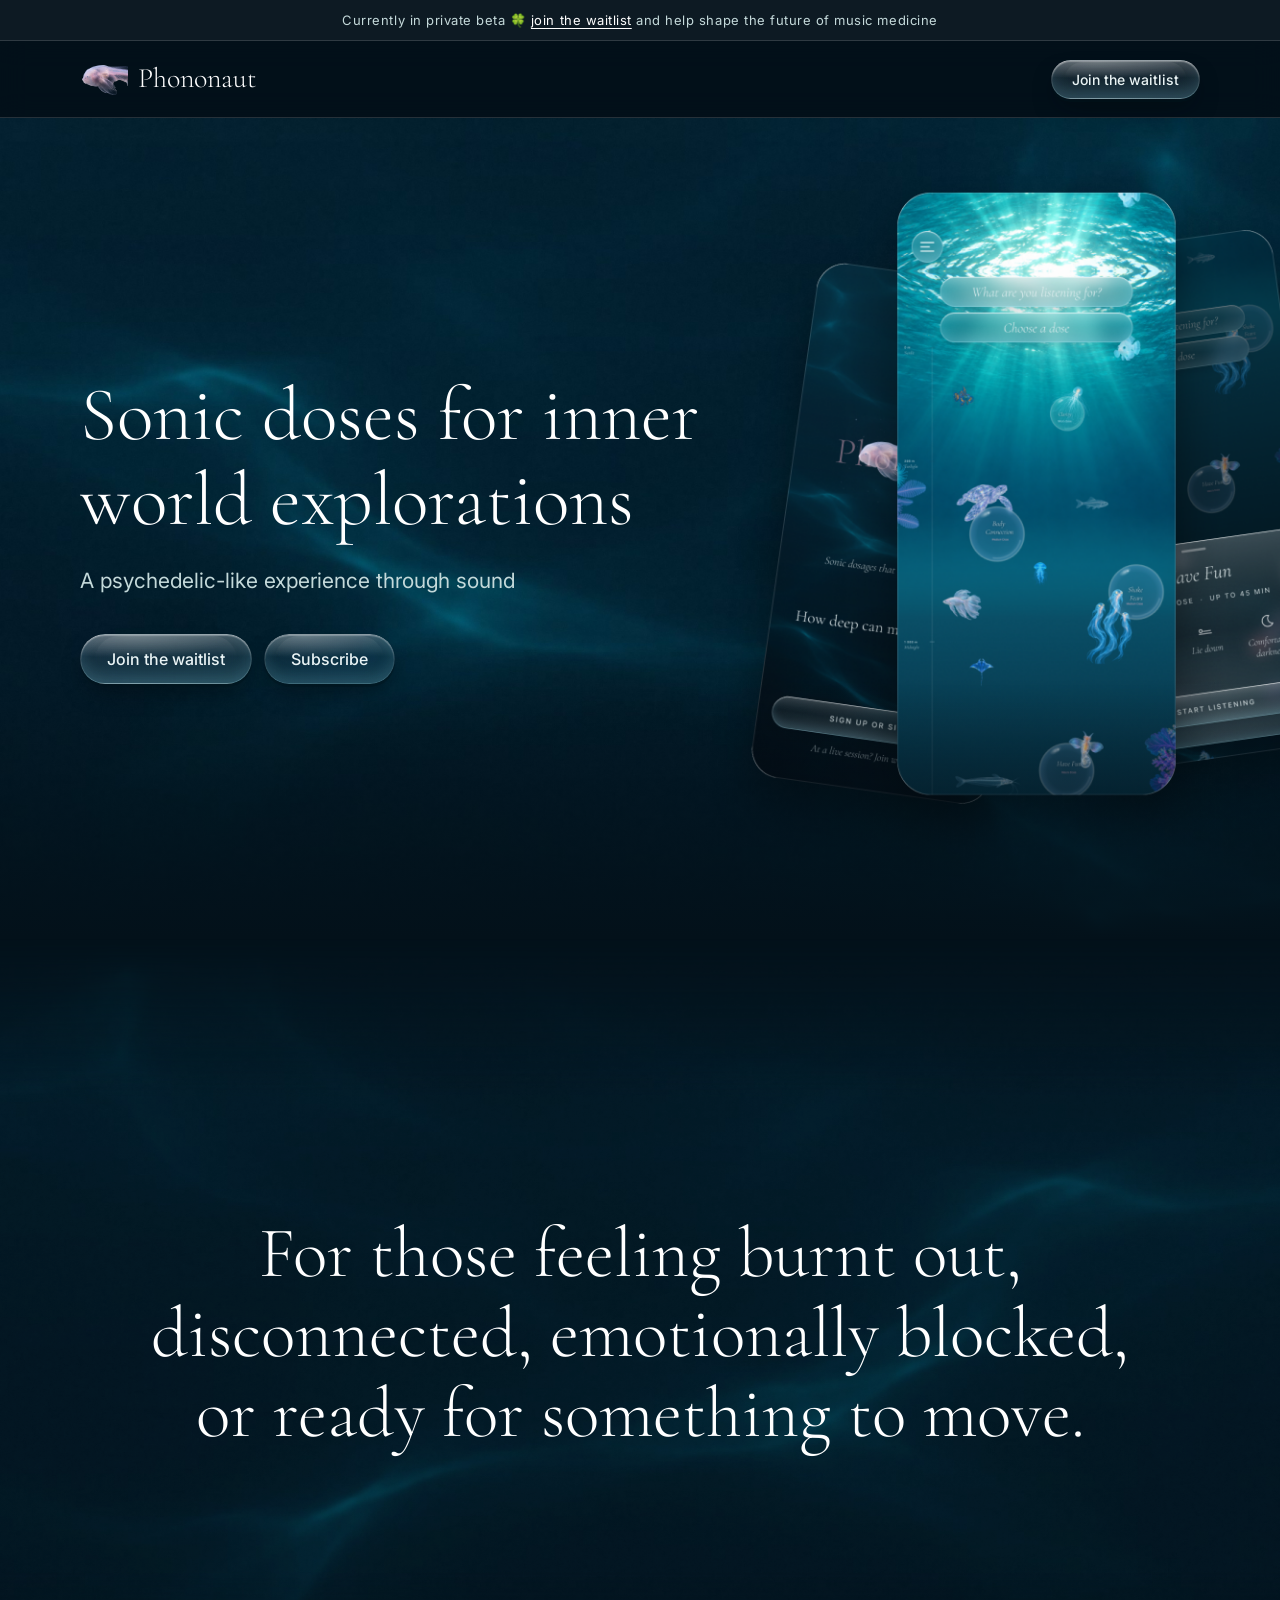
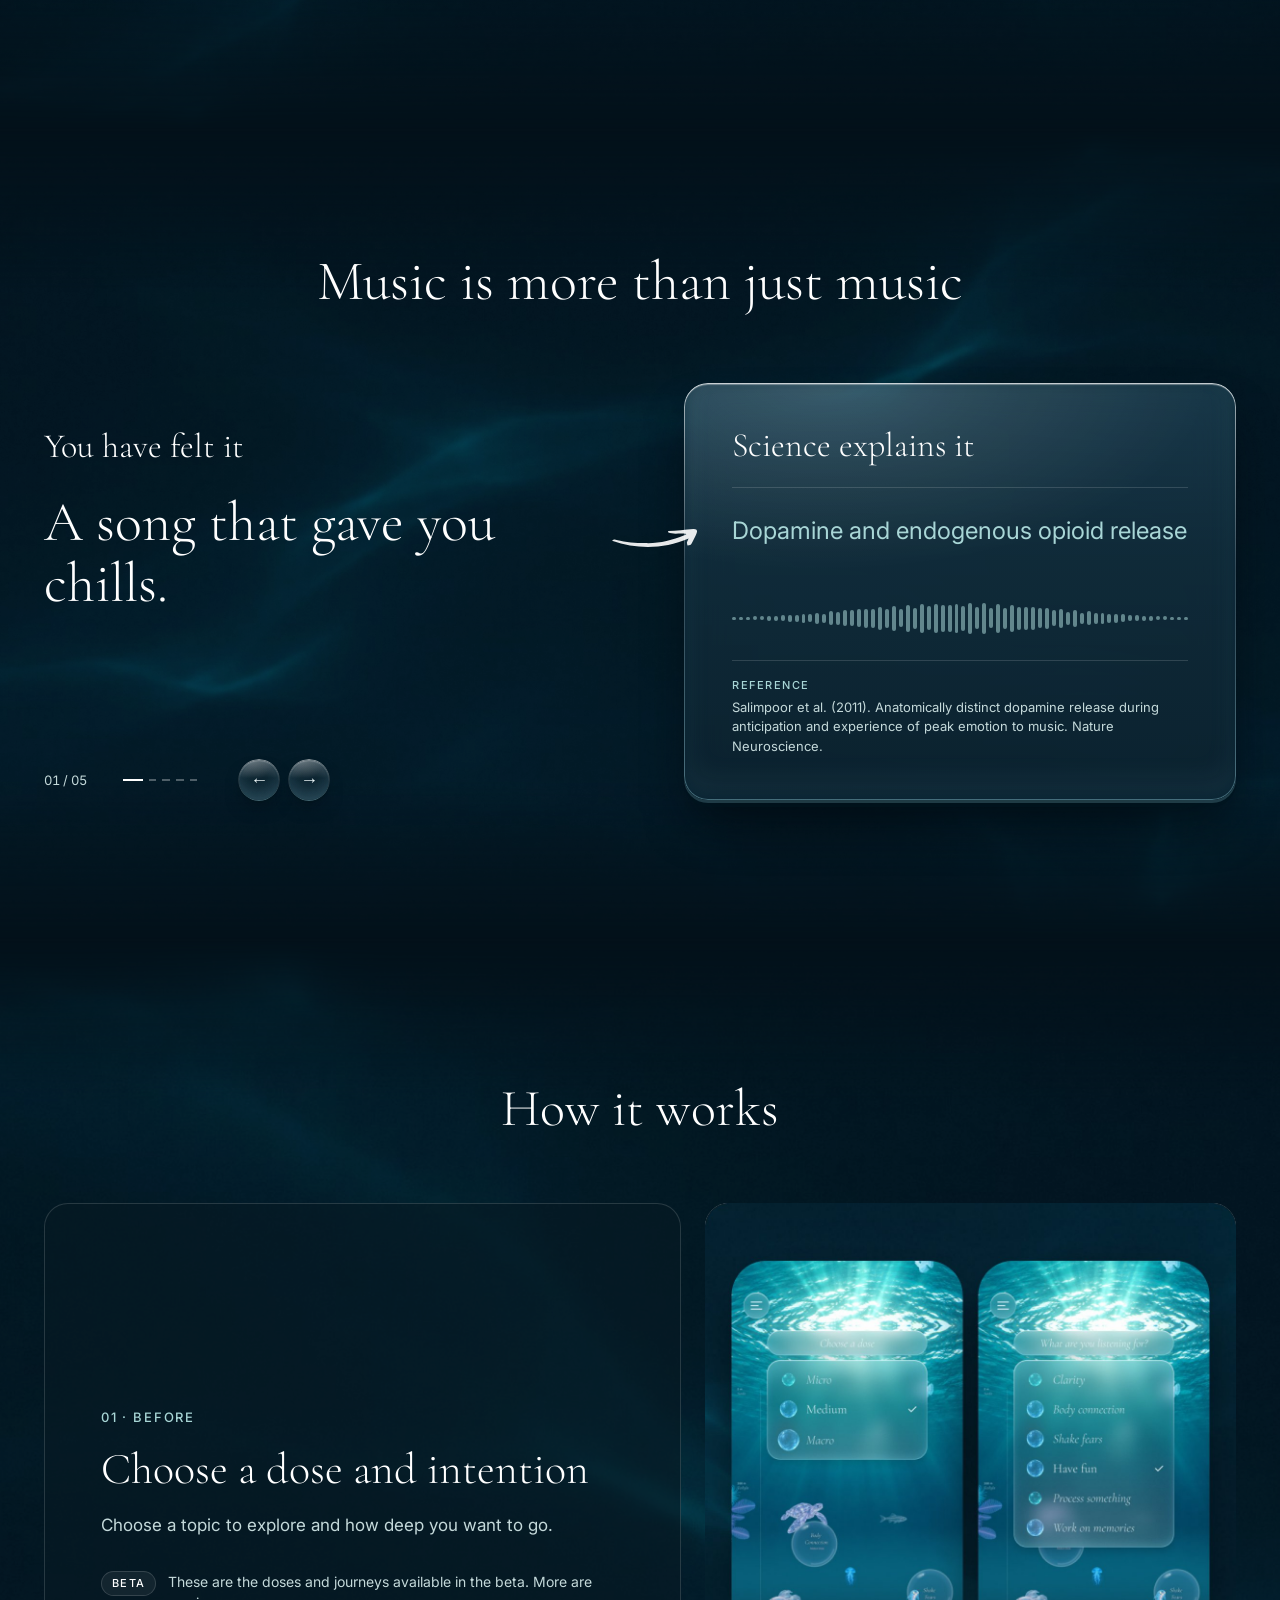
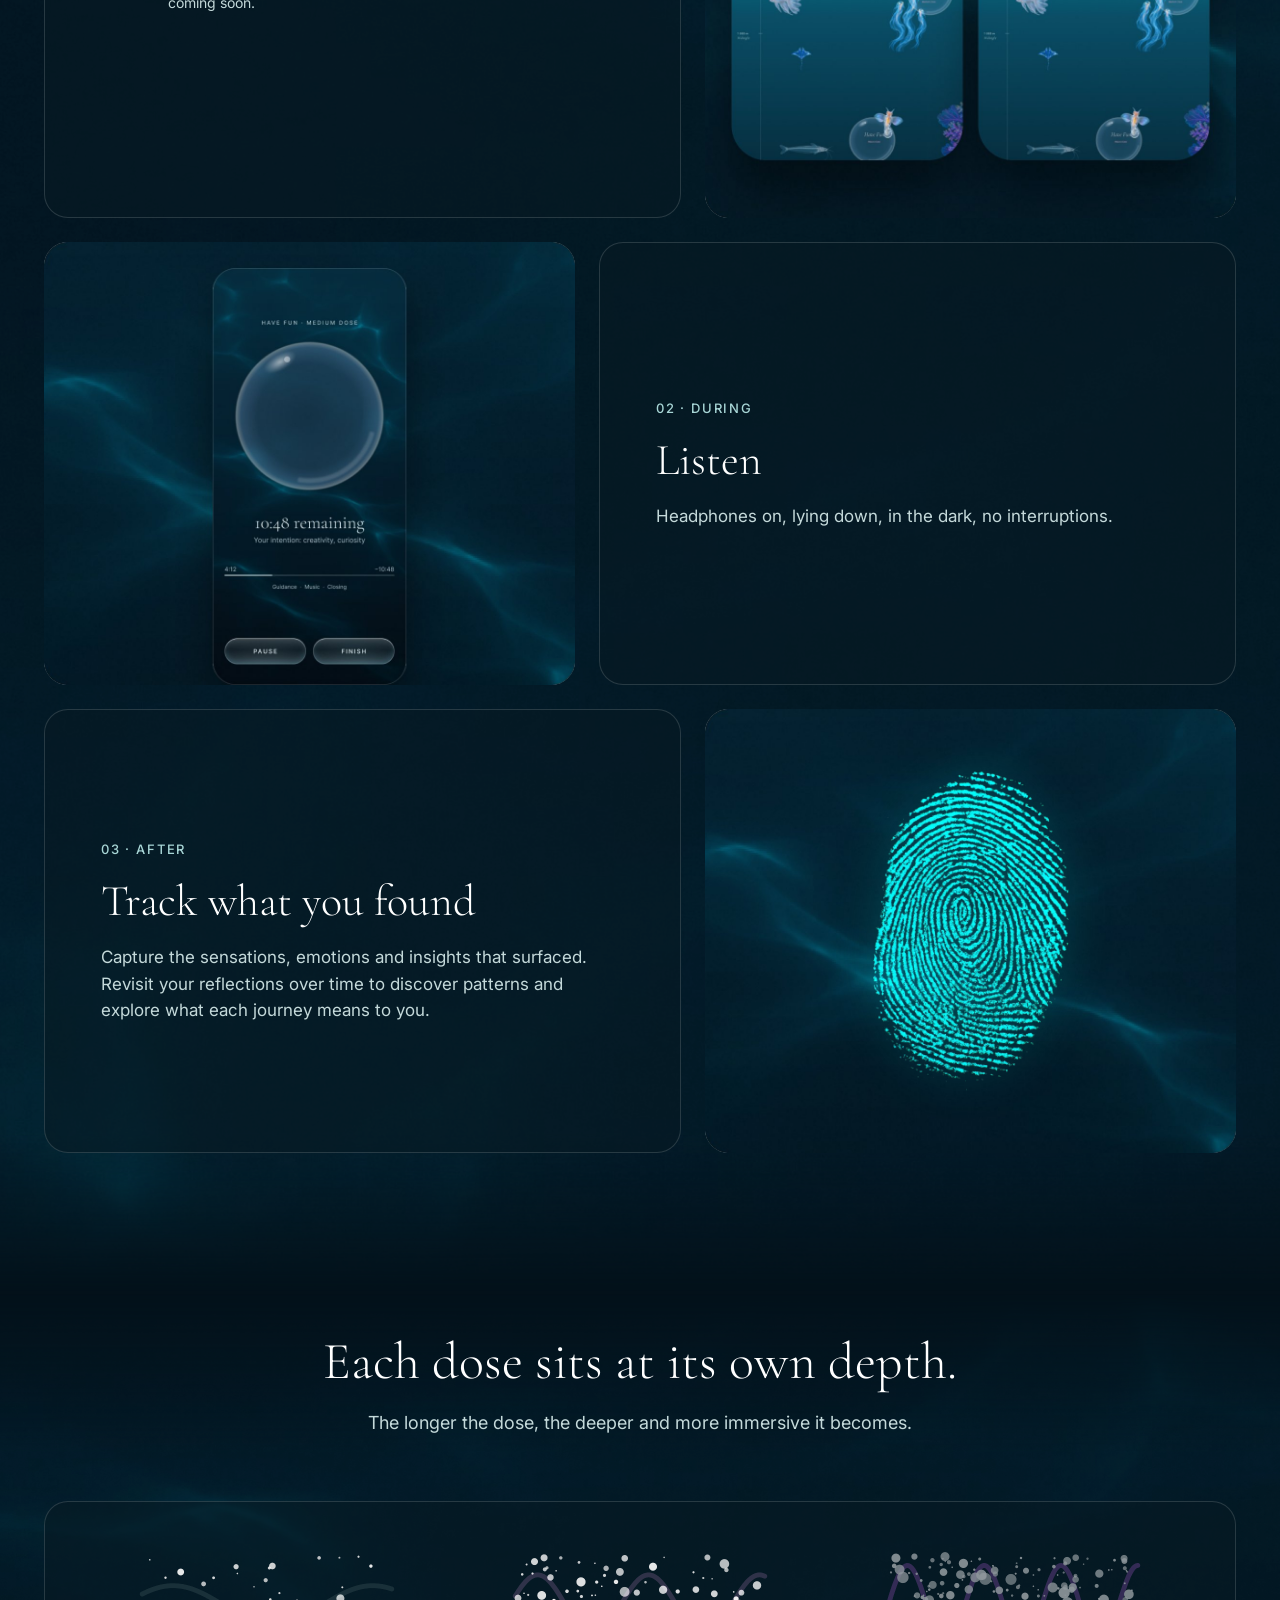
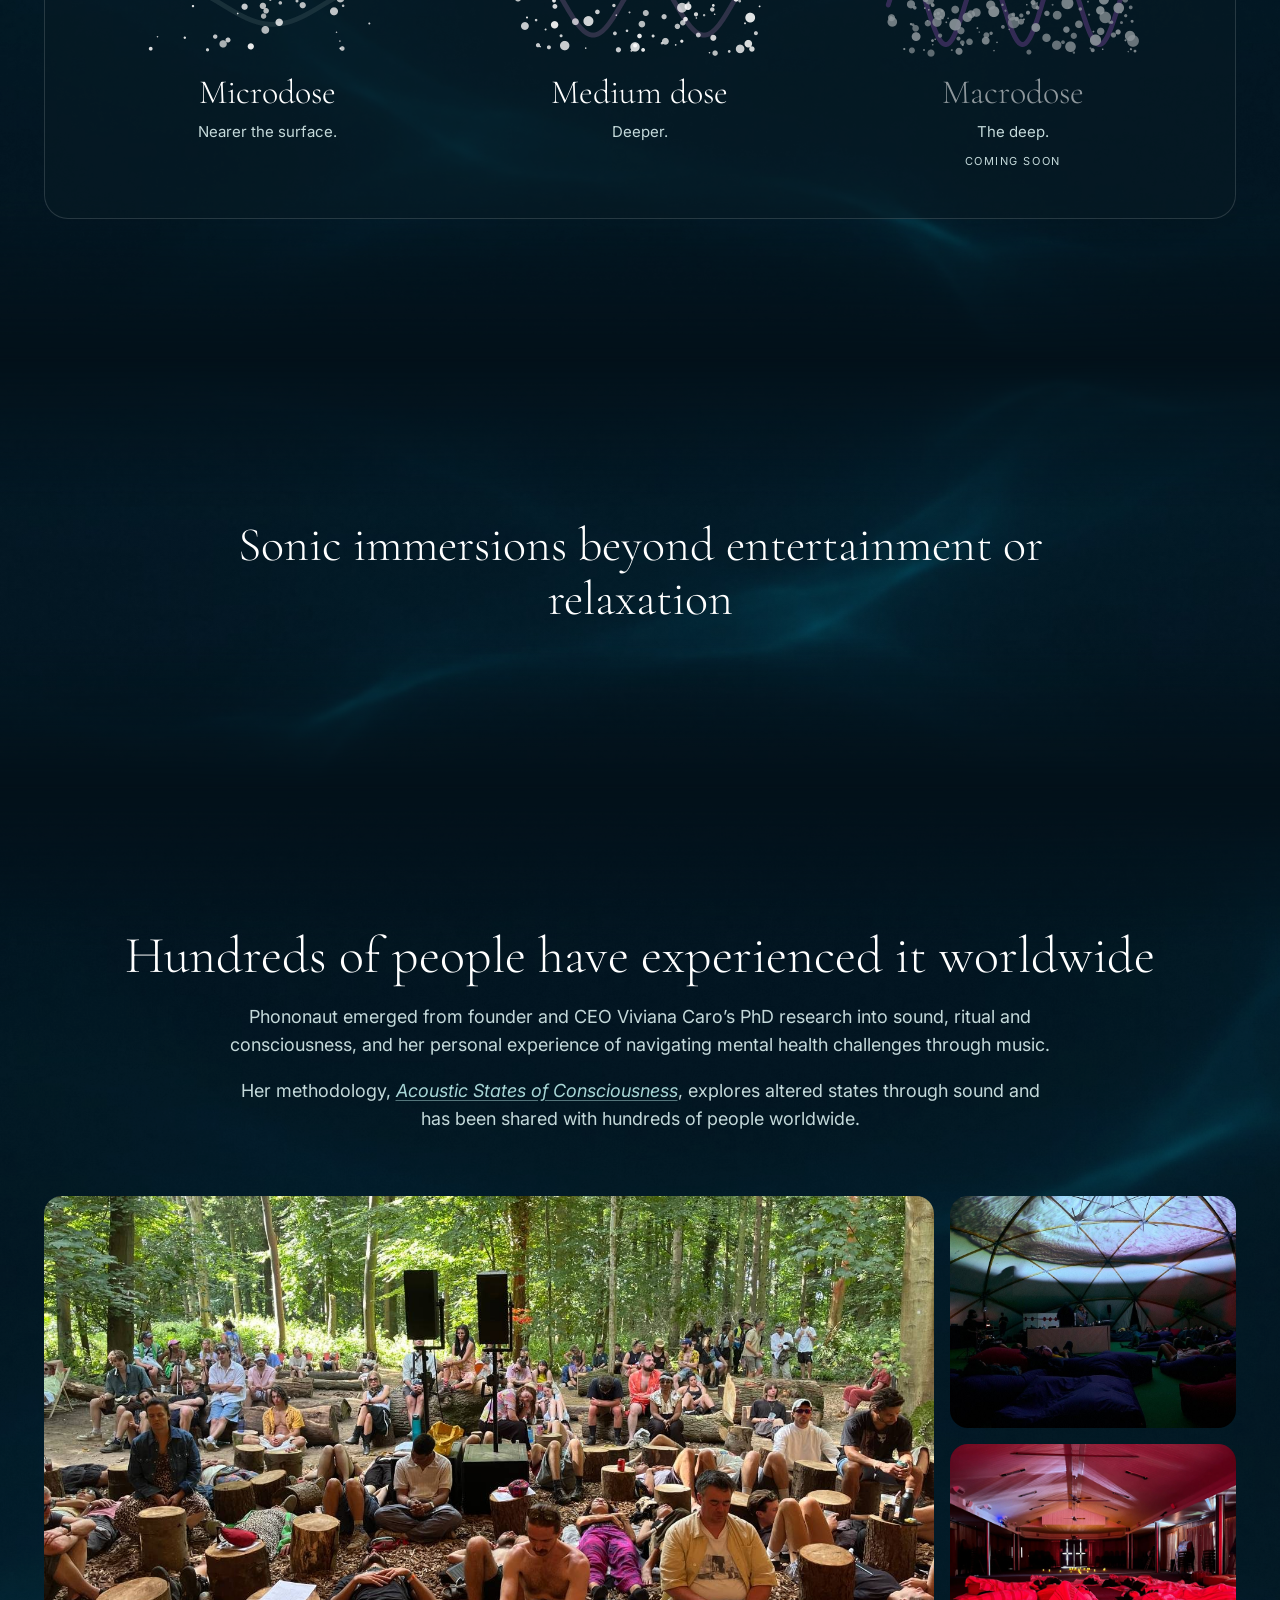
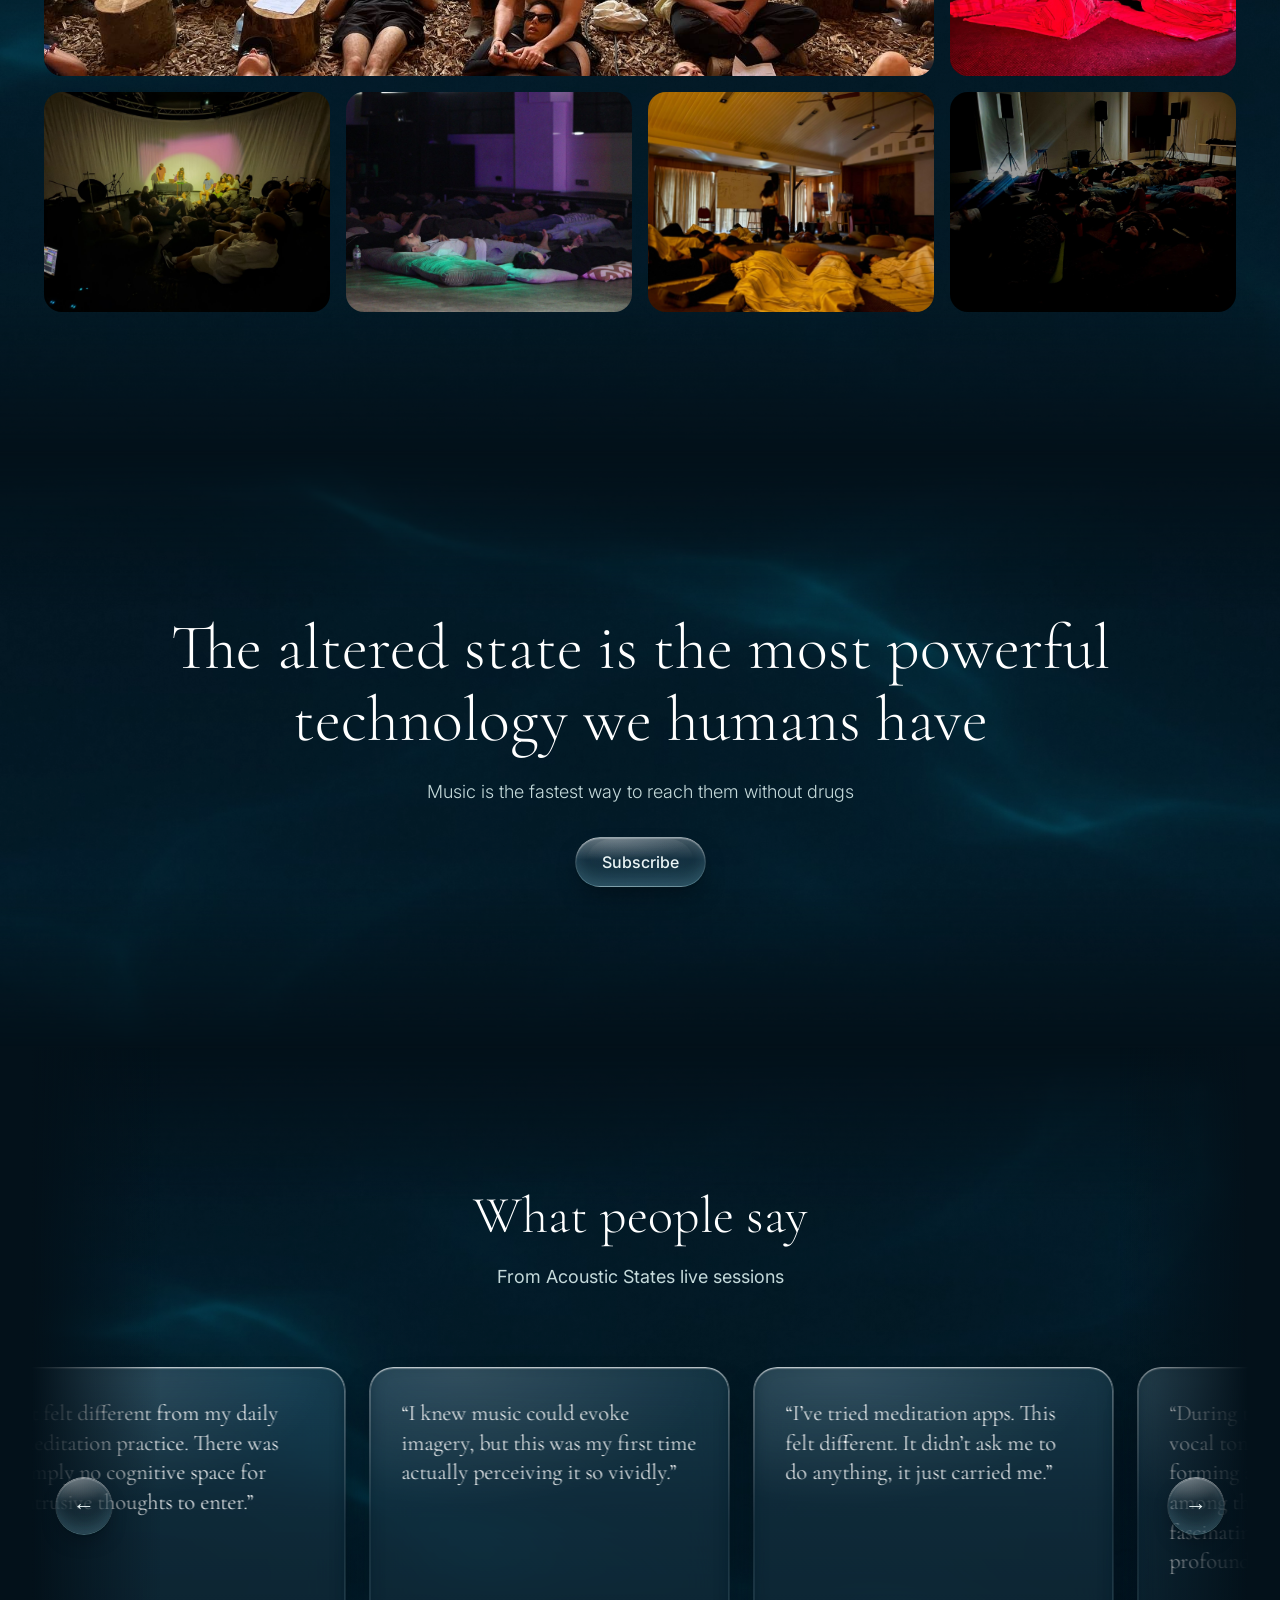
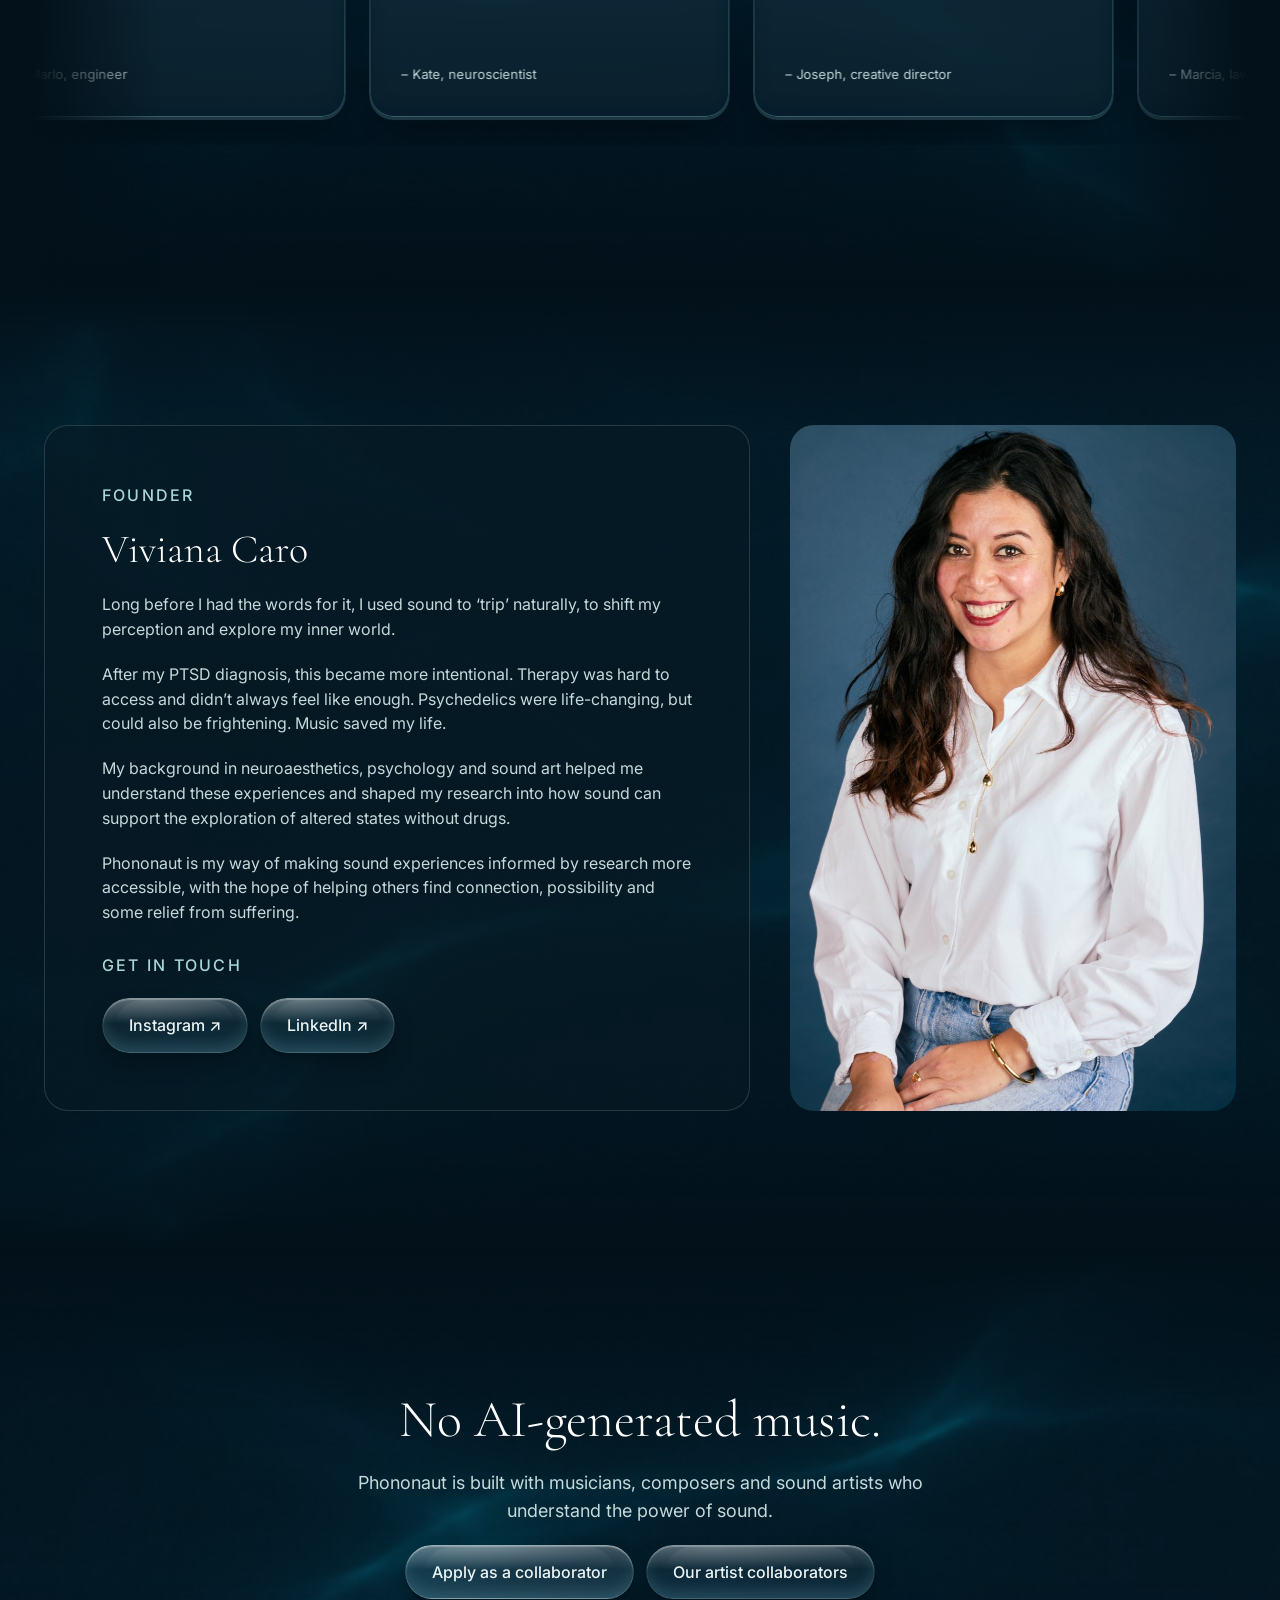
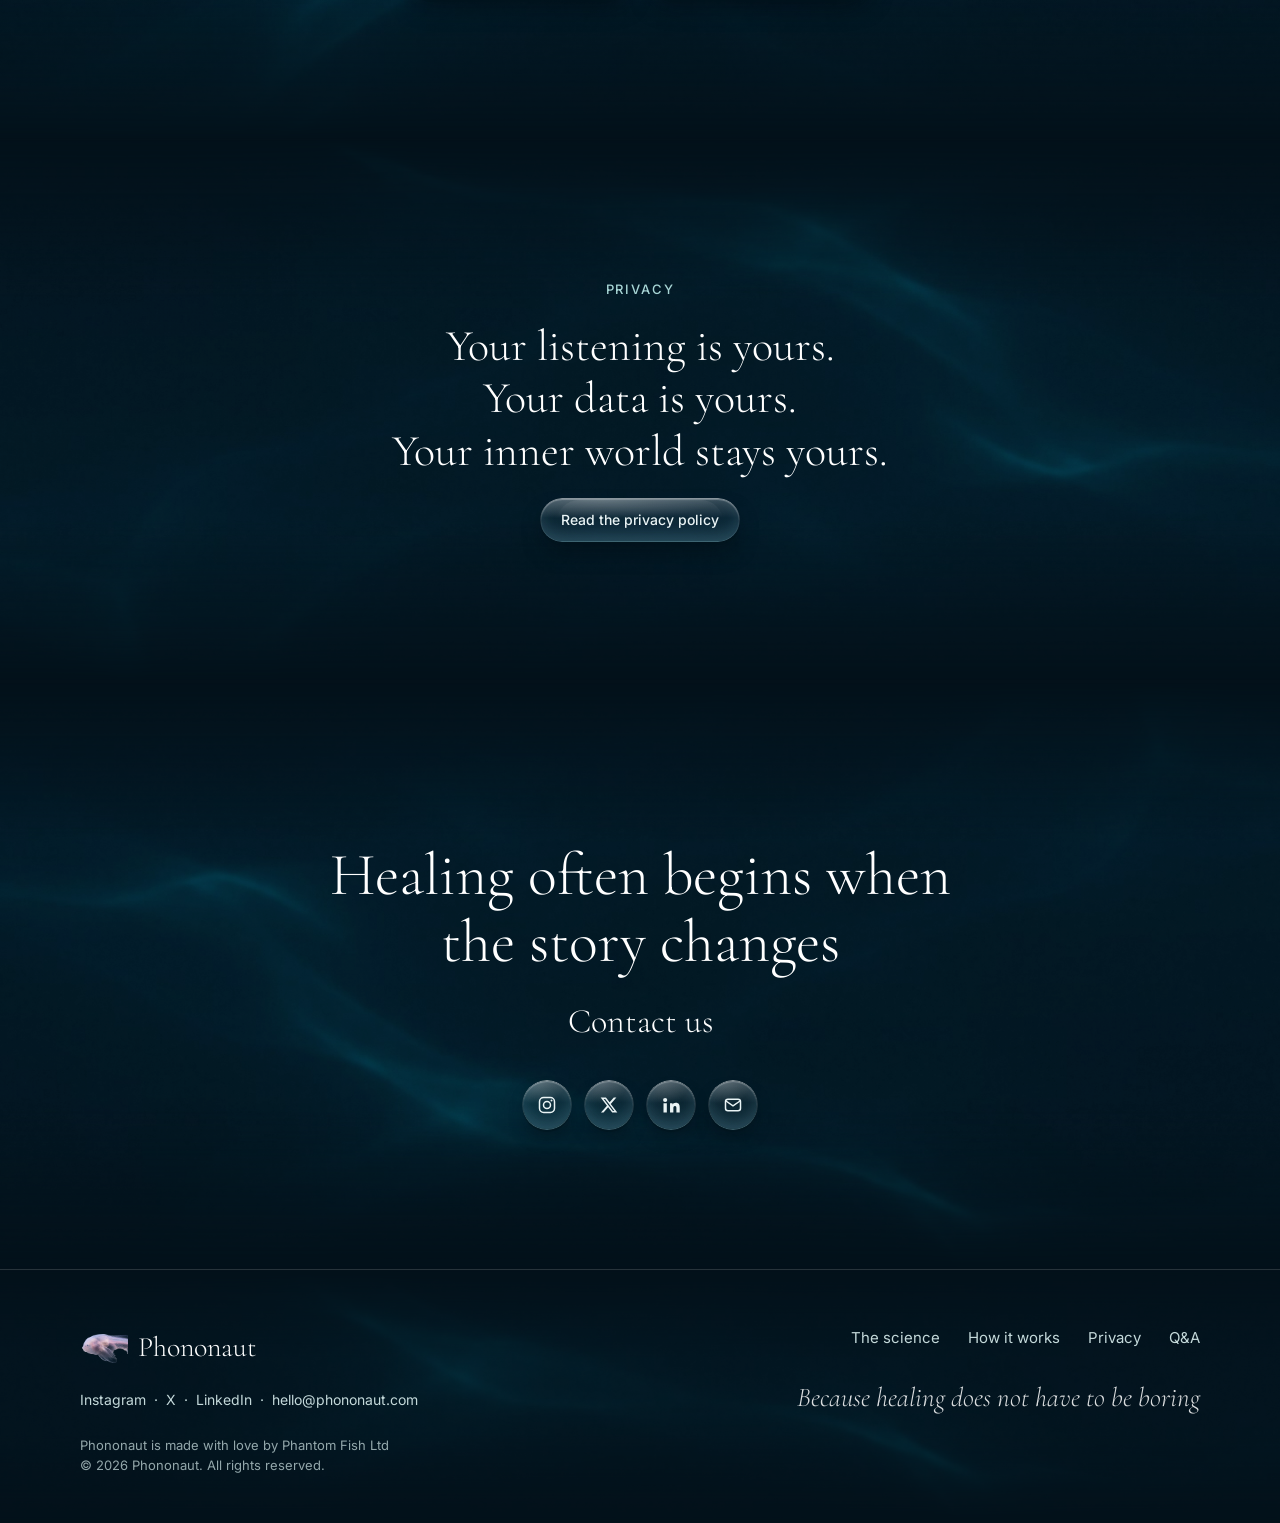
<file: index.html>
<!doctype html>
<html lang="en-GB">
<head>
  <meta charset="utf-8">
  <meta name="viewport" content="width=device-width, initial-scale=1">
  <title>Phononaut · Sonic doses for inner world explorations</title>
  <meta name="description" content="A psychedelic-like experience through sound. Guided listening journeys for your iPhone, from Phantom Fish.">
  <link rel="icon" href="images/half-fish.png">
  <link rel="preconnect" href="https://fonts.googleapis.com">
  <link rel="preconnect" href="https://fonts.gstatic.com" crossorigin>
  <link href="https://fonts.googleapis.com/css2?family=Cormorant+Garamond:ital,wght@0,300;1,300&family=Inter:wght@400;500&display=swap" rel="stylesheet">
  <link rel="stylesheet" href="styles.css?v=1795517403">
</head>
<body>

  <p class="banner">Currently in private beta 🍀 <a href="https://acousticstates.com/#waitlist">join the waitlist</a> and help shape the future of music medicine</p>

  <header class="nav">
    <div class="nav__inner">
      <a class="logo" href="index.html" aria-label="Phononaut, home">
        <img src="images/half-fish.png" alt="" width="48" height="32">
        <span>Phononaut</span>
      </a>
      <button type="button" class="button button--small" data-signup="waitlist">Join the waitlist</button>
    </div>
  </header>

  <main>

    <section class="hero">
      <div class="hero__words">
        <h1>Sonic doses for inner world explorations</h1>
        <p class="hero__sub">A psychedelic-like experience through sound</p>
        <div class="buttons">
          <button type="button" class="button" data-signup="waitlist">Join the waitlist</button>
          <button type="button" class="button button--outline" data-signup="subscribe">Subscribe</button>
        </div>
      </div>
    </section>

    <section class="statement statement--for"><p>For those feeling burnt out, disconnected, emotionally blocked, or ready for something to move.</p></section>


    <section class="science" id="science" aria-label="The science, five moments">
      <h2 class="lead">Music is more than just music</h2>
      <div class="wrap science__grid">
        <div class="science__felt">
          <h3>You have felt it</h3>
          <p class="science__moment" id="moment" aria-live="polite">A song that gave you chills.</p>
          <div class="progress">
            <span id="count">01 / 05</span>
            <span class="progress__dashes" aria-hidden="true"><span class="is-on"></span><span></span><span></span><span></span><span></span></span>
            <span class="arrows">
              <button class="arrow" id="prev" aria-label="Previous moment">←</button>
              <button class="arrow" id="next" aria-label="Next moment">→</button>
            </span>
          </div>
        </div>
        <div class="deck">
          <svg class="link-arrow" width="85" height="18" viewBox="0 0 85 18" aria-hidden="true"><path d="M76.6005 9.50813C51.005 20.2224 25.8748 20.5983 0 11.7638C1.8615 9.79011 3.44377 10.542 4.65374 10.9179C13.9612 13.4555 23.5479 13.7375 33.0415 14.1134C46.7235 14.6773 59.6609 11.4818 72.3191 6.31267C72.8776 6.1247 73.3429 5.74877 74.4598 4.99689C68.0377 3.68111 61.6155 5.93675 56.031 3.30518C56.1241 2.92925 56.1241 2.45931 56.2172 2.08337C60.4055 1.80142 64.687 1.51946 68.8753 1.14353C73.0637 0.767587 77.159 0.297683 81.3474 0.0157292C84.4188 -0.17224 85.7219 1.33151 84.605 4.15104C83.2089 7.81643 81.2543 11.1999 79.4859 14.6773C79.2997 15.0532 79.0205 15.5231 78.6482 15.7111C77.6244 16.087 76.6005 16.1811 75.4837 16.463C75.2975 15.5232 74.8321 14.4893 74.9252 13.6435C75.1114 12.5157 75.7629 11.5758 76.6005 9.50813Z" fill="currentColor"/></svg>
          <div class="card">
            <h3>Science explains it</h3>
            <p class="card__science" id="mechanism">Dopamine and endogenous opioid release</p>
            <div class="wave" id="wave" aria-hidden="true"></div>
            <p class="paper"><span class="paper__label">Reference</span><a id="paper" href="https://doi.org/10.1038/nn.2726" target="_blank" rel="noopener">Salimpoor et al. (2011). Anatomically distinct dopamine release during anticipation and experience of peak emotion to music. Nature Neuroscience.</a></p>
          </div>
        </div>
      </div>
    </section>

    <section class="section" id="how">
      <div class="wrap">
        <div class="section__head"><h2>How it works</h2></div>
        <div class="steps">
          <article class="step step--flip">
            <div class="step__picture"><img src="images/step-intention.jpg" alt="The app's ocean, with the dose and intention choices open" width="551" height="639"></div>
            <div class="step__card">
              <p class="eyebrow">01 · Before</p>
              <h3>Choose a dose and intention</h3>
              <p>Choose a topic to explore and how deep you want to go.</p>
              <p class="beta"><span class="beta__tag">BETA</span><span>These are the doses and journeys available in the beta. More are coming soon.</span></p>
            </div>
          </article>
          <article class="step">
            <div class="step__picture"><img src="images/step-listen.jpg" alt="The listening screen: a glass bubble and the time remaining" width="551" height="460"></div>
            <div class="step__card">
              <p class="eyebrow">02 · During</p>
              <h3>Listen</h3>
              <p>Headphones on, lying down, in the dark, no interruptions.</p>
            </div>
          </article>
          <article class="step step--flip">
            <div class="step__picture step__picture--print"><img src="images/step-found.jpg" alt="" width="551" height="460"><img class="fingerprint" src="images/fingerprint.png" alt="A glowing turquoise fingerprint" width="430" height="700"></div>
            <div class="step__card">
              <p class="eyebrow">03 · After</p>
              <h3>Track what you found</h3>
              <p>Capture the sensations, emotions and insights that surfaced. Revisit your reflections over time to discover patterns and explore what each journey means to you.</p>
            </div>
          </article>
        </div>
      </div>
    </section>

    <section id="doses" class="section" style="padding-top:40px">
      <div class="wrap">
        <div class="section__head">
          <h2>Each dose sits at its own depth.</h2>
          <p>The longer the dose, the deeper and more immersive it becomes.</p>
        </div>
        <div class="doses">
          <div class="dose"><img src="images/dose-micro.png" alt="" width="260" height="110"><h3>Microdose</h3><p>Nearer the surface.</p></div>
          <div class="dose"><img src="images/dose-medium.png" alt="" width="260" height="110"><h3>Medium dose</h3><p>Deeper.</p></div>
          <div class="dose dose--soon"><img src="images/dose-macro.png" alt="" width="260" height="110"><h3>Macrodose</h3><p>The deep.</p><span class="soon">COMING SOON</span></div>
        </div>
      </div>
    </section>

    <section class="statement statement--water"><p>Sonic immersions beyond entertainment or relaxation</p></section>

    <section class="section">
      <div class="wrap">
        <div class="section__head">
          <h2>Hundreds of people have experienced it worldwide</h2>
          <p>Phononaut emerged from founder and CEO Viviana Caro’s PhD research into sound, ritual and consciousness, and her personal experience of navigating mental health challenges through music.</p>
          <p>Her methodology, <a class="inline-link" href="https://www.acousticstates.com"><em>Acoustic States of Consciousness</em></a>, explores altered states through sound and has been shared with hundreds of people worldwide.</p>
        </div>
        <div class="photos">
          <img class="big" src="images/session-forest.jpg" alt="A listening session in a forest, people lying among tree stumps" loading="lazy">
          <img src="images/session-dome.jpg" alt="A session inside a dome lit with projections" loading="lazy">
          <img src="images/session-red-room.jpg" alt="People lying under blankets in a room lit red" loading="lazy">
          <img src="images/session-curtain.jpg" alt="Musicians playing to a seated audience in a curtained room" loading="lazy">
          <img src="images/session-lying-down.jpg" alt="People lying on cushions in a purple-lit room" loading="lazy">
          <img src="images/session-whiteboard.jpg" alt="Viviana at a whiteboard as people lie listening" loading="lazy">
          <img src="images/session-dark-room.jpg" alt="People lying in a dark room with a beam of light" loading="lazy">
        </div>
      </div>
    </section>

    <section class="statement statement--big statement--water"><p>The altered state is the most powerful technology we humans have</p><p class="statement__small">Music is the fastest way to reach them without drugs</p><div class="statement__action"><button type="button" class="button" data-signup="subscribe">Subscribe</button></div></section>

    <section id="voices" class="section voices" aria-labelledby="voices-title">
      <div class="wrap section__head">
        <h2 id="voices-title">What people say</h2>
        <p>From Acoustic States live sessions</p>
      </div>
      <div class="voices__row" id="voices">
        <div class="voices__track" id="voices-track">
        <blockquote class="quote"><p>“It felt different from my daily meditation practice. There was simply no cognitive space for intrusive thoughts to enter.”</p><cite>– Marlo, engineer</cite></blockquote>
        <blockquote class="quote"><p>“I knew music could evoke imagery, but this was my first time actually perceiving it so vividly.”</p><cite>– Kate, neuroscientist</cite></blockquote>
        <blockquote class="quote"><p>“I’ve tried meditation apps. This felt different. It didn’t ask me to do anything, it just carried me.”</p><cite>– Joseph, creative director</cite></blockquote>
        <blockquote class="quote"><p>“During the initial guidance and vocal toning phase, I felt a sense of forming a collective unconscious among the participants. It was a fascinating preparation that led to profound progressive relaxation.”</p><cite>– Marcia, lawyer</cite></blockquote>
        <blockquote class="quote"><p>“It took me a few weeks to process what came from it. I realised the session connected me more deeply with my own internal sound, even my tinnitus, as a guide or presence. Since the workshop, I relate very differently to my hearing condition.”</p><cite>– Herman, artist</cite></blockquote>
        <blockquote class="quote"><p>“I was very skeptical, but it was one of the most powerful experiences of my life. I have done psychedelics before, and this felt like crossing a threshold. I can’t wait to do it again.”</p><cite>– Chris, founder and musician</cite></blockquote>
      </div>
      </div>
      <div class="voices__fade voices__fade--left" aria-hidden="true"></div>
      <div class="voices__fade" aria-hidden="true"></div>
      <button class="arrow arrow--left" id="voices-prev" aria-label="Previous quotes">←</button>
      <button class="arrow" id="voices-next" aria-label="Next quotes">→</button>
    </section>

    <section class="section" id="about">
      <div class="wrap about">
        <div class="about__card">
          <p class="eyebrow">Founder</p>
          <h2>Viviana Caro</h2>
          <p>Long before I had the words for it, I used sound to ‘trip’ naturally, to shift my perception and explore my inner world.</p>
          <p>After my PTSD diagnosis, this became more intentional. Therapy was hard to access and didn’t always feel like enough. Psychedelics were life-changing, but could also be frightening. Music saved my life.</p>
          <p>My background in neuroaesthetics, psychology and sound art helped me understand these experiences and shaped my research into how sound can support the exploration of altered states without drugs.</p>
          <p>Phononaut is my way of making sound experiences informed by research more accessible, with the hope of helping others find connection, possibility and some relief from suffering.</p>
          <p class="eyebrow" style="margin-top:8px">Get in touch</p>
          <div class="buttons">
            <a class="button button--outline" href="https://www.instagram.com/viviaanacaro/" target="_blank" rel="noopener">Instagram&nbsp;↗</a>
            <a class="button button--outline" href="https://www.linkedin.com/in/vivianacaros/" target="_blank" rel="noopener">LinkedIn&nbsp;↗</a>
          </div>
        </div>
        <img class="about__photo" src="images/viviana.jpg" alt="Viviana Caro, smiling, in a white shirt" width="446" height="669" loading="lazy">
      </div>
    </section>

    <section id="artists" class="section section--water">
      <div class="wrap artists">
        <h2>No AI-generated music.</h2>
        <p>Phononaut is built with musicians, composers and sound artists who understand the power of sound.</p>
        <div class="buttons">
          <button type="button" class="button" id="collab-open">Apply as a collaborator</button>
          <a class="button button--outline" href="#">Our artist collaborators</a>
        </div>
      </div>
    </section>

    <section class="section" id="privacy">
      <div class="wrap privacy">
        <p class="eyebrow">Privacy</p>
        <p class="lines">Your listening is yours.<br>Your data is yours.<br>Your inner world stays yours.</p>
        <a class="button button--outline button--small" href="privacy.html">Read the privacy policy</a>
      </div>
    </section>


    <section class="closing">
      <h2 class="healing">Healing often begins when<br>the story changes</h2>
      <p class="closing__sub">Contact us</p>
      <nav class="socials" aria-label="Phononaut on social media">
        <a class="social" href="#" aria-label="Phononaut on Instagram"><svg viewBox="0 0 24 24" aria-hidden="true"><rect x="3" y="3" width="18" height="18" rx="5" fill="none" stroke="currentColor" stroke-width="1.8"/><circle cx="12" cy="12" r="4.2" fill="none" stroke="currentColor" stroke-width="1.8"/><circle cx="17.4" cy="6.6" r="1.2" fill="currentColor"/></svg></a>
        <a class="social" href="#" aria-label="Phononaut on X"><svg viewBox="0 0 24 24" aria-hidden="true"><path fill="currentColor" d="M17.75 3h3.07l-6.71 7.67L22 21h-6.18l-4.84-6.33L5.44 21H2.37l7.18-8.2L2 3h6.34l4.37 5.78L17.75 3zm-1.08 16.18h1.7L7.4 4.73H5.58l11.09 14.45z"/></svg></a>
        <a class="social" href="#" aria-label="Phononaut on LinkedIn"><svg viewBox="0 0 24 24" aria-hidden="true"><path fill="currentColor" d="M4.98 3.5a2.5 2.5 0 1 1 0 5 2.5 2.5 0 0 1 0-5zM3 9.75h4v11.25H3V9.75zm7 0h3.83v1.54h.06c.53-1 1.84-2.06 3.79-2.06 4.05 0 4.8 2.67 4.8 6.13V21h-4v-5.07c0-1.21-.02-2.77-1.69-2.77-1.69 0-1.95 1.32-1.95 2.68V21h-4V9.75z"/></svg></a>
        <a class="social" href="mailto:hello@phononaut.com" aria-label="Email hello@phononaut.com"><svg viewBox="0 0 24 24" aria-hidden="true"><rect x="3" y="5" width="18" height="14" rx="3" fill="none" stroke="currentColor" stroke-width="1.8"/><path d="M4 7.5l8 5.5 8-5.5" fill="none" stroke="currentColor" stroke-width="1.8" stroke-linecap="round" stroke-linejoin="round"/></svg></a>
      </nav>
    </section>

  </main>

  <footer class="footer">
    <div class="footer__inner">
      <div class="footer__left">
        <a class="logo" href="index.html"><img src="images/half-fish.png" alt="" width="48" height="32"><span>Phononaut</span></a>
        <p class="footer__social"><a href="#">Instagram</a> &nbsp;·&nbsp; <a href="#">X</a> &nbsp;·&nbsp; <a href="#">LinkedIn</a> &nbsp;·&nbsp; <a href="mailto:hello@phononaut.com">hello@phononaut.com</a></p>
        <p class="footer__company">Phononaut is made with love by Phantom Fish Ltd<br>© 2026 Phononaut. All rights reserved.</p>
      </div>
      <div class="footer__right">
        <nav class="footer__cols" aria-label="Footer">
        <div class="footer__links"><a href="#science">The science</a><a href="#how">How it works</a><a href="privacy.html">Privacy</a><a href="qa.html">Q&amp;A</a></div>
      </nav>
        <p class="footer__tagline">Because healing does not have to be boring</p>
      </div>
    </div>
  </footer>


  <dialog class="signup" id="signup" aria-labelledby="signup-title">
    <form class="signup__form" id="signup-form" action="https://formspree.io/f/moedpyzq" method="POST" novalidate>
      <button type="button" class="signup__close" id="signup-close" aria-label="Close">×</button>
      <p class="eyebrow" id="signup-eyebrow">Private beta</p>
      <h2 id="signup-title">Join the waitlist</h2>
      <p class="signup__lead" id="signup-lead">Leave your email and we’ll let you know when there is a place for you.</p>
      <input type="hidden" name="list" id="signup-list" value="Waitlist">
      <input type="hidden" name="_subject" id="signup-subject" value="New Phononaut waitlist sign-up">
      <label class="signup__label" for="signup-email">Email</label>
      <input class="signup__input" type="email" id="signup-email" name="email" autocomplete="email" required placeholder="you@example.com">
      <p class="signup__error" id="signup-error" role="alert"></p>
      <button class="button signup__submit" type="submit" id="signup-submit">Join the waitlist</button>
      <p class="signup__done" id="signup-done" role="status" hidden>Thank you, you’re on the list.</p>
    </form>
  </dialog>

  <dialog class="signup collab" id="collab" aria-labelledby="collab-title">
    <form class="signup__form" id="collab-form" action="https://formspree.io/f/moedpyzq" method="POST" enctype="multipart/form-data" novalidate>
      <button type="button" class="signup__close" id="collab-close" aria-label="Close">×</button>
      <div class="collab__fields">
        <p class="eyebrow">Artists</p>
        <h2 id="collab-title">Apply as a collaborator</h2>
        <p class="signup__lead">Tell us about your sound. We read every application.</p>
        <input type="hidden" name="list" value="Collaborator">
        <input type="hidden" name="_subject" value="New Phononaut collaborator application">
        <label class="signup__label" for="collab-name">Name</label>
        <input class="signup__input" type="text" id="collab-name" name="name" autocomplete="name" required>
        <label class="signup__label" for="collab-email">Email</label>
        <input class="signup__input" type="email" id="collab-email" name="email" autocomplete="email" required placeholder="you@example.com">
        <label class="signup__label" for="collab-social">Social media and website</label>
        <textarea class="signup__input signup__area" id="collab-social" name="social" rows="2" placeholder="Instagram, SoundCloud, Bandcamp, your website…"></textarea>
        <label class="signup__label" for="collab-message">Message</label>
        <textarea class="signup__input signup__area" id="collab-message" name="message" rows="4" required placeholder="Who you are and the kind of music you make"></textarea>
        <label class="signup__label" for="collab-link">Link to your music</label>
        <input class="signup__input" type="url" id="collab-link" name="music_link" placeholder="https://">
        <label class="signup__label" for="collab-file">Or upload a sample <span class="signup__hint">(audio, up to 25 MB)</span></label>
        <label class="file" for="collab-file"><span class="file__button">Choose a file</span><span class="file__name" id="collab-file-name">No file chosen</span></label>
        <input class="file__input" type="file" id="collab-file" name="sample" accept="audio/*,.mp3,.wav,.aiff,.aif,.flac,.m4a">
        <p class="signup__error" id="collab-error" role="alert"></p>
        <button class="button signup__submit" type="submit" id="collab-submit">Send application</button>
      </div>
      <p class="signup__done" id="collab-done" role="status" hidden>Thank you. We’ve received your application and will be in touch.</p>
    </form>
  </dialog>
  <script src="script.js?v=1795516985"></script>
</body>
</html>
</file>
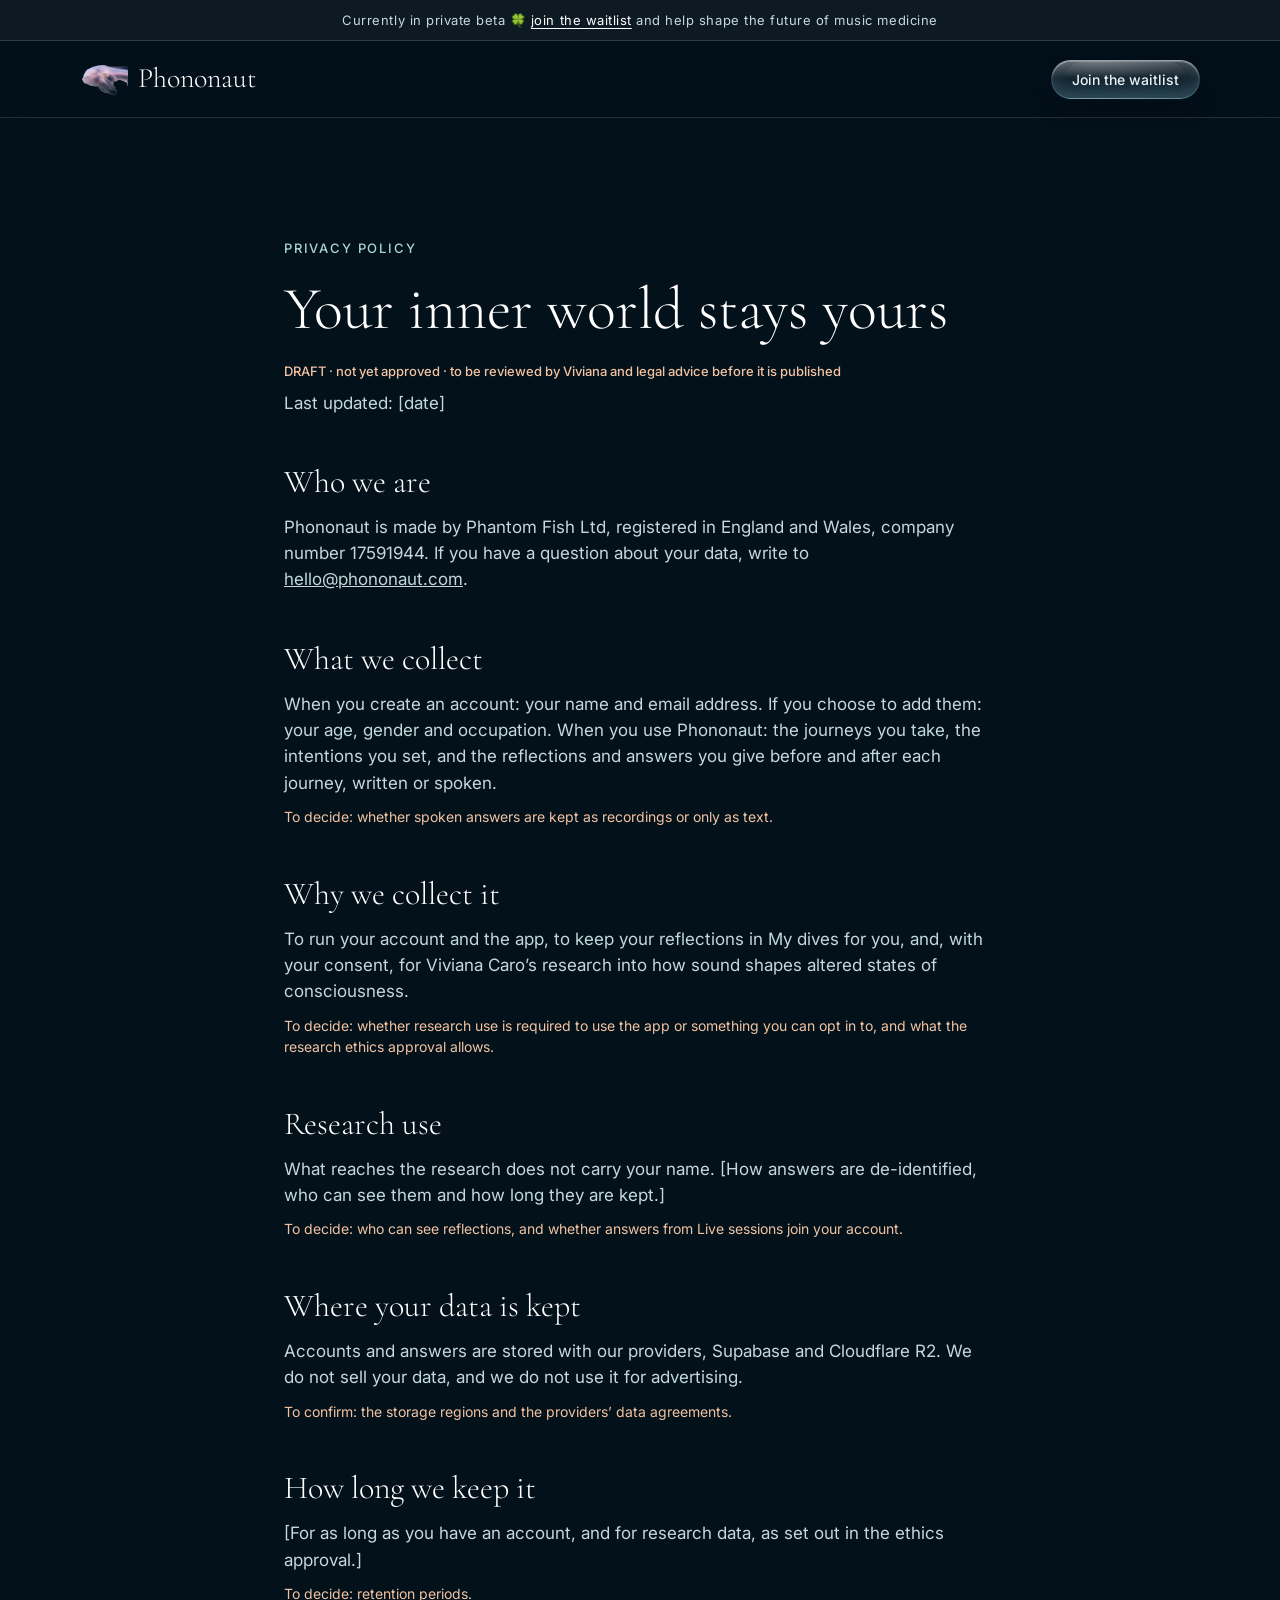
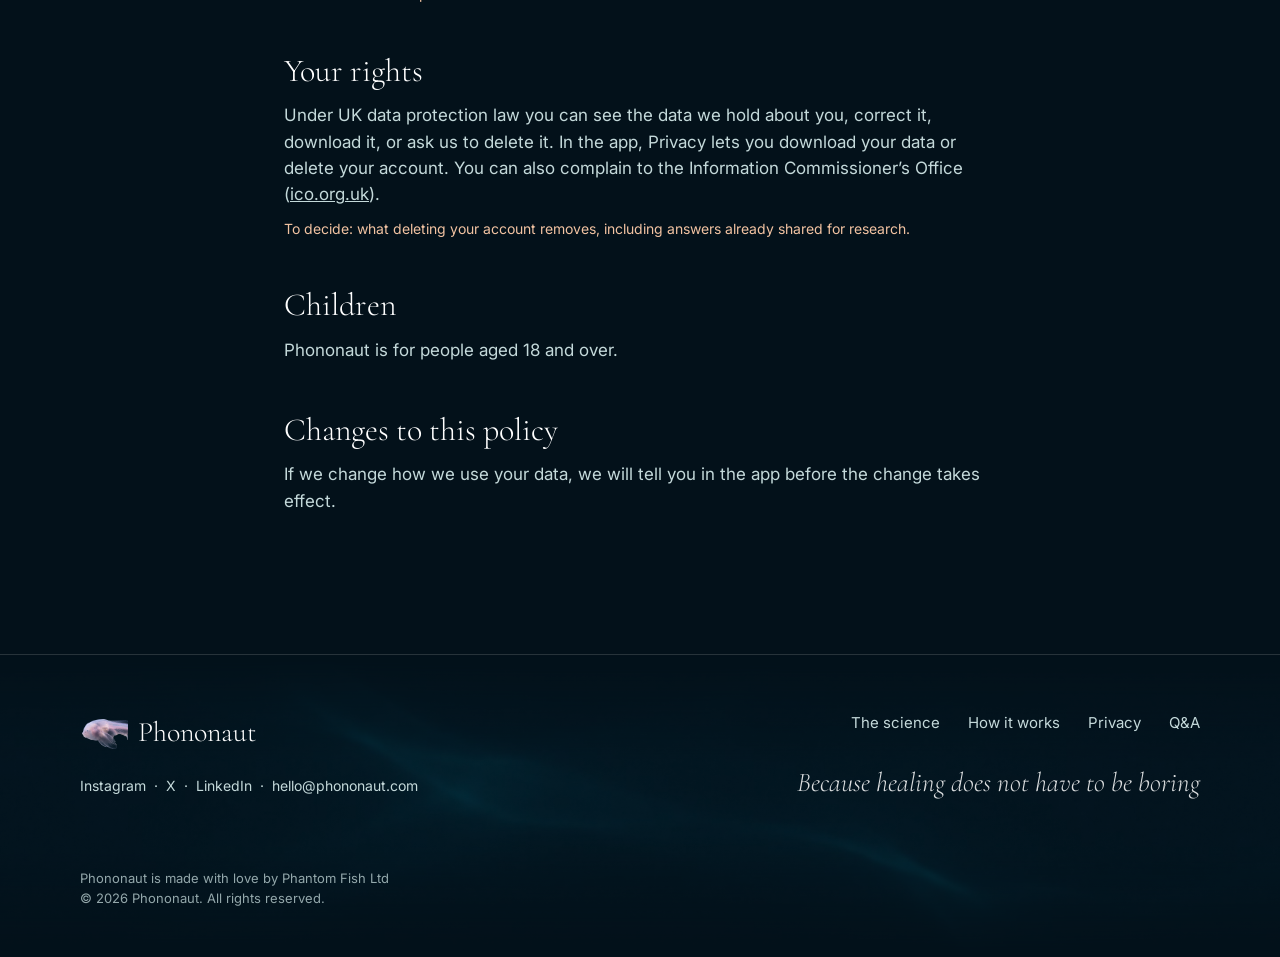
<file: privacy.html>
<!doctype html>
<html lang="en-GB">
<head>
  <meta charset="utf-8">
  <meta name="viewport" content="width=device-width, initial-scale=1">
  <title>Privacy policy · Phononaut</title>
  <meta name="description" content="How Phononaut looks after your data.">
  <link rel="icon" href="images/half-fish.png">
  <link rel="preconnect" href="https://fonts.googleapis.com">
  <link rel="preconnect" href="https://fonts.gstatic.com" crossorigin>
  <link href="https://fonts.googleapis.com/css2?family=Cormorant+Garamond:ital,wght@0,300;1,300&family=Inter:wght@400;500&display=swap" rel="stylesheet">
  <link rel="stylesheet" href="styles.css?v=1795517403">
</head>
<body>

  <p class="banner">Currently in private beta 🍀 <a href="https://acousticstates.com/#waitlist">join the waitlist</a> and help shape the future of music medicine</p>

  <header class="nav">
    <div class="nav__inner">
      <a class="logo" href="index.html" aria-label="Phononaut, home">
        <img src="images/half-fish.png" alt="" width="48" height="32">
        <span>Phononaut</span>
      </a>
      <button type="button" class="button button--small" data-signup="waitlist">Join the waitlist</button>
    </div>
  </header>

  <main>

    <article class="policy">
      <p class="eyebrow">Privacy policy</p>
      <h1>Your inner world stays yours</h1>
      <p class="draft-flag">DRAFT · not yet approved · to be reviewed by Viviana and legal advice before it is published</p>
      <p style="margin-top:8px">Last updated: [date]</p>
      <h2>Who we are</h2>
      <p>Phononaut is made by Phantom Fish Ltd, registered in England and Wales, company number 17591944. If you have a question about your data, write to <a href="mailto:hello@phononaut.com">hello@phononaut.com</a>.</p>
      <h2>What we collect</h2>
      <p>When you create an account: your name and email address. If you choose to add them: your age, gender and occupation. When you use Phononaut: the journeys you take, the intentions you set, and the reflections and answers you give before and after each journey, written or spoken.</p>
      <p class="note">To decide: whether spoken answers are kept as recordings or only as text.</p>
      <h2>Why we collect it</h2>
      <p>To run your account and the app, to keep your reflections in My dives for you, and, with your consent, for Viviana Caro’s research into how sound shapes altered states of consciousness.</p>
      <p class="note">To decide: whether research use is required to use the app or something you can opt in to, and what the research ethics approval allows.</p>
      <h2>Research use</h2>
      <p>What reaches the research does not carry your name. [How answers are de-identified, who can see them and how long they are kept.]</p>
      <p class="note">To decide: who can see reflections, and whether answers from Live sessions join your account.</p>
      <h2>Where your data is kept</h2>
      <p>Accounts and answers are stored with our providers, Supabase and Cloudflare R2. We do not sell your data, and we do not use it for advertising.</p>
      <p class="note">To confirm: the storage regions and the providers’ data agreements.</p>
      <h2>How long we keep it</h2>
      <p>[For as long as you have an account, and for research data, as set out in the ethics approval.]</p>
      <p class="note">To decide: retention periods.</p>
      <h2>Your rights</h2>
      <p>Under UK data protection law you can see the data we hold about you, correct it, download it, or ask us to delete it. In the app, Privacy lets you download your data or delete your account. You can also complain to the Information Commissioner’s Office (<a href="https://ico.org.uk">ico.org.uk</a>).</p>
      <p class="note">To decide: what deleting your account removes, including answers already shared for research.</p>
      <h2>Children</h2>
      <p>Phononaut is for people aged 18 and over.</p>
      <h2>Changes to this policy</h2>
      <p>If we change how we use your data, we will tell you in the app before the change takes effect.</p>
    </article>
  </main>

  <footer class="footer">
    <div class="footer__inner">
      <div>
        <a class="logo" href="index.html"><img src="images/half-fish.png" alt="" width="48" height="32"><span>Phononaut</span></a>
        <p class="footer__social"><a href="#">Instagram</a> &nbsp;·&nbsp; <a href="#">X</a> &nbsp;·&nbsp; <a href="#">LinkedIn</a> &nbsp;·&nbsp; <a href="mailto:hello@phononaut.com">hello@phononaut.com</a></p>
      </div>
      <div class="footer__right">
        <nav class="footer__cols" aria-label="Footer">
        <div class="footer__links"><a href="index.html#science">The science</a><a href="index.html#how">How it works</a><a href="privacy.html">Privacy</a><a href="qa.html">Q&amp;A</a></div>
      </nav>
        <p class="footer__tagline">Because healing does not have to be boring</p>
      </div>
      <p class="footer__company">Phononaut is made with love by Phantom Fish Ltd<br>© 2026 Phononaut. All rights reserved.</p>
    </div>
  </footer>


  <dialog class="signup" id="signup" aria-labelledby="signup-title">
    <form class="signup__form" id="signup-form" action="https://formspree.io/f/moedpyzq" method="POST" novalidate>
      <button type="button" class="signup__close" id="signup-close" aria-label="Close">×</button>
      <p class="eyebrow" id="signup-eyebrow">Private beta</p>
      <h2 id="signup-title">Join the waitlist</h2>
      <p class="signup__lead" id="signup-lead">Leave your email and we’ll let you know when there is a place for you.</p>
      <input type="hidden" name="list" id="signup-list" value="Waitlist">
      <input type="hidden" name="_subject" id="signup-subject" value="New Phononaut waitlist sign-up">
      <label class="signup__label" for="signup-email">Email</label>
      <input class="signup__input" type="email" id="signup-email" name="email" autocomplete="email" required placeholder="you@example.com">
      <p class="signup__error" id="signup-error" role="alert"></p>
      <button class="button signup__submit" type="submit" id="signup-submit">Join the waitlist</button>
      <p class="signup__done" id="signup-done" role="status" hidden>Thank you, you’re on the list.</p>
    </form>
  </dialog>
  <script src="script.js?v=1795516985"></script>
</body>
</html>
</file>
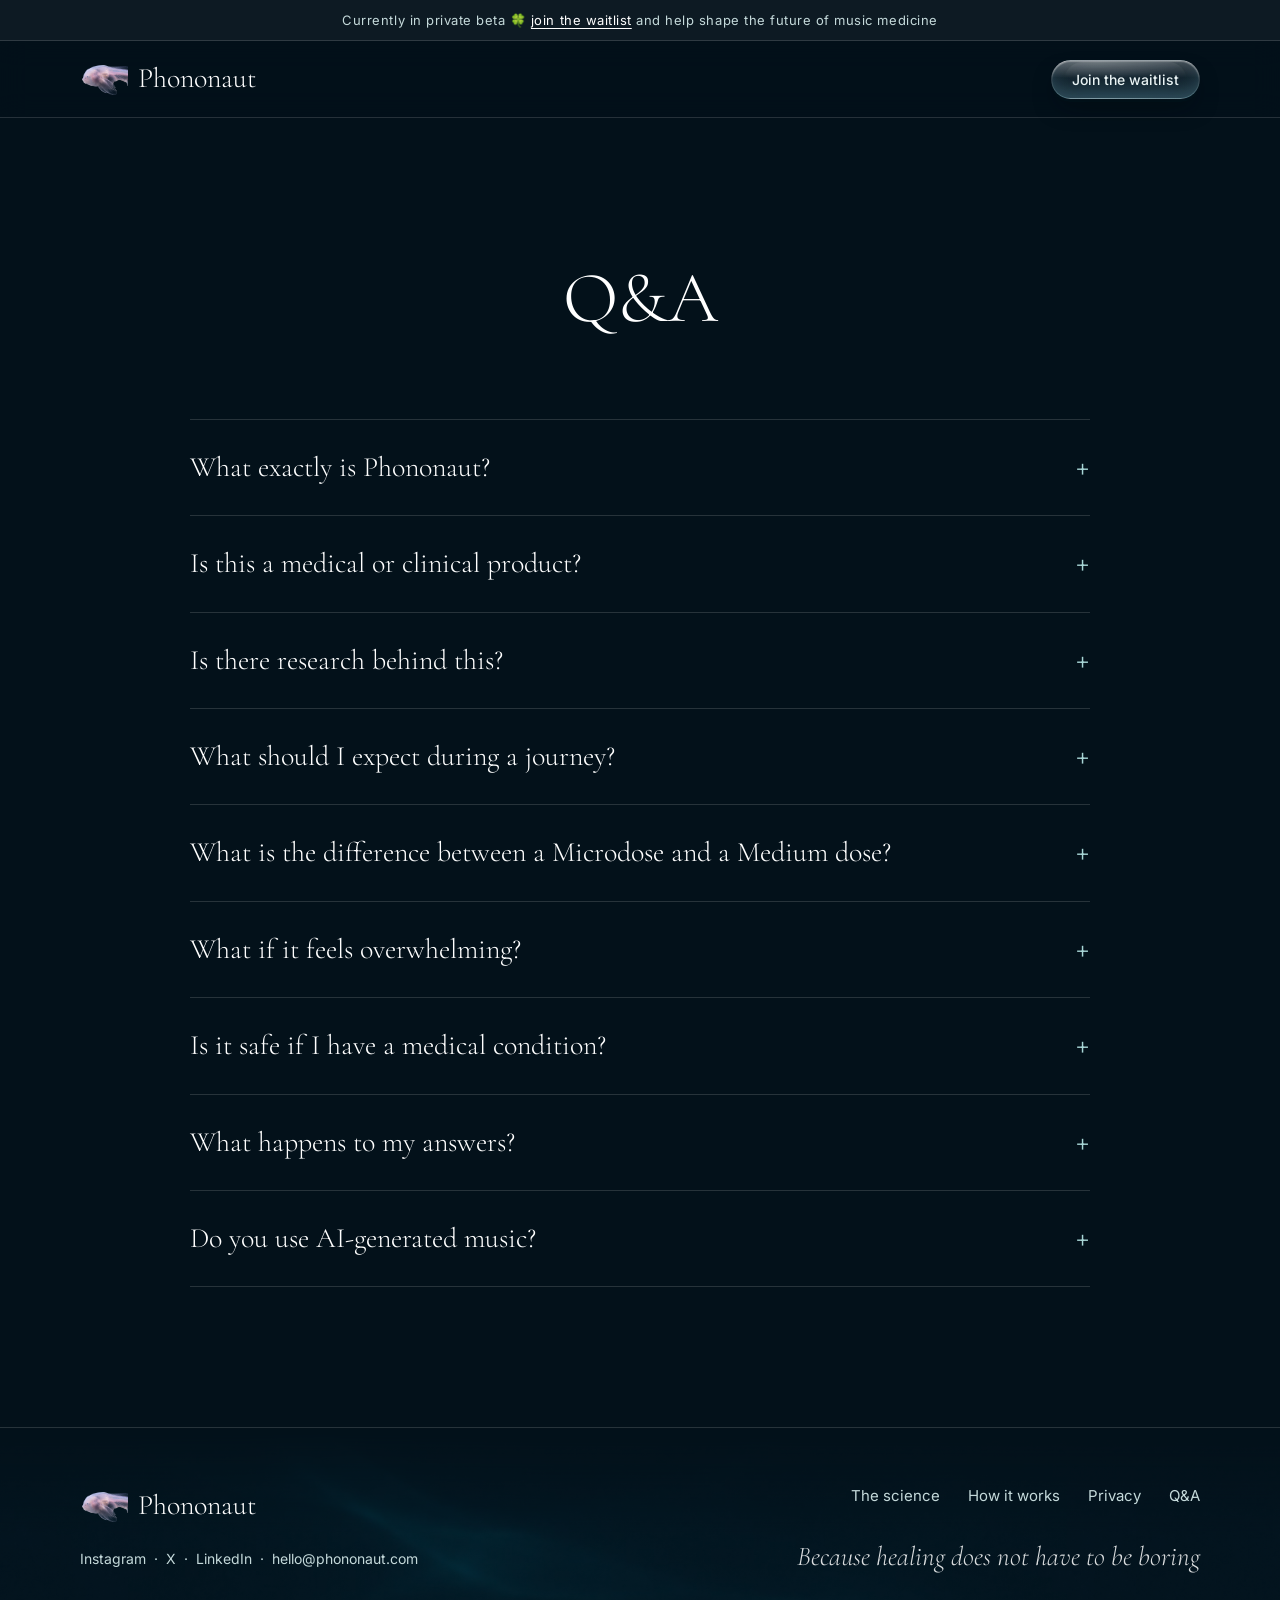
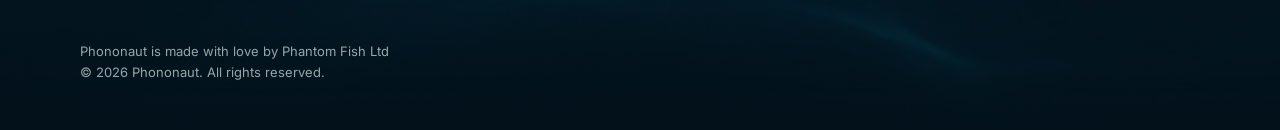
<file: qa.html>
<!doctype html>
<html lang="en-GB">
<head>
  <meta charset="utf-8">
  <meta name="viewport" content="width=device-width, initial-scale=1">
  <title>Q&amp;A · Phononaut</title>
  <meta name="description" content="Questions and answers about Phononaut.">
  <link rel="icon" href="images/half-fish.png">
  <link rel="preconnect" href="https://fonts.googleapis.com">
  <link rel="preconnect" href="https://fonts.gstatic.com" crossorigin>
  <link href="https://fonts.googleapis.com/css2?family=Cormorant+Garamond:ital,wght@0,300;1,300&family=Inter:wght@400;500&display=swap" rel="stylesheet">
  <link rel="stylesheet" href="styles.css?v=1795517403">
</head>
<body>

  <p class="banner">Currently in private beta 🍀 <a href="https://acousticstates.com/#waitlist">join the waitlist</a> and help shape the future of music medicine</p>

  <header class="nav">
    <div class="nav__inner">
      <a class="logo" href="index.html" aria-label="Phononaut, home">
        <img src="images/half-fish.png" alt="" width="48" height="32">
        <span>Phononaut</span>
      </a>
      <button type="button" class="button button--small" data-signup="waitlist">Join the waitlist</button>
    </div>
  </header>

  <main>
    <section class="page-intro wrap">
      <h1>Q&amp;A</h1>
    </section>
    <section class="wrap" style="padding-bottom:140px">
        <div class="faq">
          <details><summary>What exactly is Phononaut?</summary><p>An iPhone app of guided listening journeys: sound composed and guided to help you explore altered states of consciousness without drugs. It is not a music streaming service, a meditation app or white noise.</p></details>
          <details><summary>Is this a medical or clinical product?</summary><p>No. Phononaut is a wellness and listening app. It is not a medical device, therapy or treatment, and we make no clinical claims.</p></details>
          <details><summary>Is there research behind this?</summary><p>Yes. Phononaut grows out of Viviana Caro’s PhD research into sound, ritual and consciousness, and her methodology, Acoustic States of Consciousness. It draws on music neuroscience, psychoacoustics and neuroaesthetics.</p></details>
          <details><summary>What should I expect during a journey?</summary><p>Guided voice and music, moments of silence, and time for your own inner process. Some people see vivid imagery, others feel sensations in the body, and some sit quietly with their thoughts. There is no right experience.</p></details>
          <details><summary>What is the difference between a Microdose and a Medium dose?</summary><p>A Microdose lasts 7 to 21 minutes and stays nearer the surface. A Medium dose lasts up to 45 minutes and goes deeper. A Macrodose is coming soon.</p></details>
          <details><summary>What if it feels overwhelming?</summary><p>You can pause or finish at any time. Phononaut is a tool, not a replacement for professional support: if something big comes up, talk to a therapist or your GP.</p></details>
          <details><summary>Is it safe if I have a medical condition?</summary><p>Please check with your healthcare provider first if you have epilepsy triggered by sound or light, a history of psychosis or dissociation, a heart condition, severe anxiety, or recent trauma without professional support.</p></details>
          <details><summary>What happens to my answers?</summary><p>Your reflections belong to you. With your consent, your answers help Viviana’s research. You can download your data or delete your account at any time. Full details are in our <a href="privacy.html">privacy policy</a>.</p></details>
          <details><summary>Do you use AI-generated music?</summary><p>No. Every journey is composed and recorded by real musicians and sound artists, who are credited and paid for their work.</p></details>
        </div>
    </section>
  </main>

  <footer class="footer">
    <div class="footer__inner">
      <div>
        <a class="logo" href="index.html"><img src="images/half-fish.png" alt="" width="48" height="32"><span>Phononaut</span></a>
        <p class="footer__social"><a href="#">Instagram</a> &nbsp;·&nbsp; <a href="#">X</a> &nbsp;·&nbsp; <a href="#">LinkedIn</a> &nbsp;·&nbsp; <a href="mailto:hello@phononaut.com">hello@phononaut.com</a></p>
      </div>
      <div class="footer__right">
        <nav class="footer__cols" aria-label="Footer">
        <div class="footer__links"><a href="index.html#science">The science</a><a href="index.html#how">How it works</a><a href="privacy.html">Privacy</a><a href="qa.html">Q&amp;A</a></div>
      </nav>
        <p class="footer__tagline">Because healing does not have to be boring</p>
      </div>
      <p class="footer__company">Phononaut is made with love by Phantom Fish Ltd<br>© 2026 Phononaut. All rights reserved.</p>
    </div>
  </footer>


  <dialog class="signup" id="signup" aria-labelledby="signup-title">
    <form class="signup__form" id="signup-form" action="https://formspree.io/f/moedpyzq" method="POST" novalidate>
      <button type="button" class="signup__close" id="signup-close" aria-label="Close">×</button>
      <p class="eyebrow" id="signup-eyebrow">Private beta</p>
      <h2 id="signup-title">Join the waitlist</h2>
      <p class="signup__lead" id="signup-lead">Leave your email and we’ll let you know when there is a place for you.</p>
      <input type="hidden" name="list" id="signup-list" value="Waitlist">
      <input type="hidden" name="_subject" id="signup-subject" value="New Phononaut waitlist sign-up">
      <label class="signup__label" for="signup-email">Email</label>
      <input class="signup__input" type="email" id="signup-email" name="email" autocomplete="email" required placeholder="you@example.com">
      <p class="signup__error" id="signup-error" role="alert"></p>
      <button class="button signup__submit" type="submit" id="signup-submit">Join the waitlist</button>
      <p class="signup__done" id="signup-done" role="status" hidden>Thank you, you’re on the list.</p>
    </form>
  </dialog>
  <script src="script.js?v=1795516985"></script>
</body>
</html>
</file>
<file: styles.css>
/* Phononaut · built from the Figma frame "Option no video" (page "Final Websites"). */

:root {
  --sea: #03111a;
  --sea-2: #061a26;
  --card: rgba(8, 26, 36, .62);
  --line: rgba(255, 255, 255, .14);
  --white: #ffffff;
  --body: #c4d9da;
  --accent: #a8d6d6;
  --draft: #f2c3a2;
  --serif: "Cormorant Garamond", Georgia, serif;
  --sans: "Inter", system-ui, sans-serif;
  --wide: 1240px;
}

* { box-sizing: border-box; }
html { scroll-behavior: smooth; }
body {
  margin: 0;
  background: var(--sea);
  color: var(--body);
  font-family: var(--sans);
  font-size: 17px;
  line-height: 1.55;
  -webkit-font-smoothing: antialiased;
  overflow-x: hidden;
}
h1, h2, h3, p { margin: 0; font-weight: 400; }
h1, h2, h3 { font-family: var(--serif); font-weight: 300; color: var(--white); line-height: 1.12; }
a { color: inherit; }
img { display: block; max-width: 100%; height: auto; }
em { font-style: italic; }
.inline-link { color: var(--accent); text-underline-offset: 3px; text-decoration-color: rgba(168,214,214,.5); }
.inline-link:hover { text-decoration-color: var(--accent); }

.wrap { width: 100%; max-width: var(--wide); margin: 0 auto; padding: 0 24px; }
.eyebrow { font-size: 13px; font-weight: 500; letter-spacing: .14em; text-transform: uppercase; color: var(--accent); }
.centre { text-align: center; }
.section { padding: 140px 0; }
.section__head { display: flex; flex-direction: column; align-items: center; gap: 18px; text-align: center; margin-bottom: 64px; }
.section__head h2 { font-size: 52px; }
.section__head p { max-width: 820px; font-size: 18px; }

/* Buttons */
.buttons { display: flex; flex-wrap: wrap; gap: 12px; }
.button, .arrow, .faq-toggle__arrow {
  --glass:
    radial-gradient(60% 50% at 30% 0%, rgba(255,255,255,.18), rgba(255,255,255,0) 100%),
    linear-gradient(to bottom, rgba(255,255,255,.22) 0%, rgba(191,235,242,.06) 45%, rgba(153,217,229,.12) 100%);
}
.button {
  position: relative;
  display: inline-flex; align-items: center; gap: 8px;
  padding: 14px 26px; border-radius: 999px;
  font-size: 16px; font-weight: 500; text-decoration: none; white-space: nowrap;
  color: #eaf4f5;
  background: var(--glass);
  border: 1px solid transparent;
  background-clip: padding-box;
  backdrop-filter: blur(28px) saturate(140%); -webkit-backdrop-filter: blur(28px) saturate(140%);
  --depth:
    inset 0 1px 1px rgba(255,255,255,.3),
    inset 0 -6px 14px rgba(153,229,255,.14),
    0 3px 0 rgba(0,20,30,.45),
    0 12px 24px -8px rgba(0,8,14,.6);
  box-shadow: var(--depth);
  transition: transform .15s ease, box-shadow .15s ease, background .2s ease;
}
/* a glossy highlight across the top half, like a curved glass lens */
.button::after, .arrow::after {
  content: ""; position: absolute; left: 8%; right: 8%; top: 1px; height: 52%; border-radius: 999px 999px 60% 60% / 999px 999px 40% 40%; pointer-events: none;
  background: linear-gradient(to bottom, rgba(255,255,255,.07), rgba(255,255,255,0) 80%);
}
.button:active, .arrow:active { transform: translateY(3px); box-shadow: inset 0 2px 1px rgba(255,255,255,.4), inset 0 -2px 6px rgba(0,30,45,.5), 0 1px 0 rgba(0,20,30,.55), 0 6px 14px -6px rgba(0,8,14,.7); }
/* the glass edge: bright at the top, fading, with a cool glint at the bottom */
.button::before, .arrow::before {
  content: ""; position: absolute; inset: -1px; border-radius: inherit; padding: 1px; pointer-events: none;
  background: linear-gradient(to bottom, rgba(255,255,255,.55), rgba(255,255,255,.12) 50%, rgba(178,242,255,.35));
  -webkit-mask: linear-gradient(#000 0 0) content-box, linear-gradient(#000 0 0); -webkit-mask-composite: xor; mask-composite: exclude;
}
button.button { font-family: inherit; cursor: pointer; }
.button:hover { transform: translateY(-2px); box-shadow: var(--depth), 0 0 22px rgba(153,229,255,.18); }
/* the main action is a brighter glass */
.button:not(.button--outline) { background: radial-gradient(60% 50% at 30% 0%, rgba(255,255,255,.2), rgba(255,255,255,0) 100%), linear-gradient(to bottom, rgba(255,255,255,.26) 0%, rgba(191,235,242,.1) 45%, rgba(153,217,229,.18) 100%); }
.button--small { padding: 10px 20px; font-size: 14px; }
.button:focus-visible, .arrow:focus-visible, summary:focus-visible { outline: 2px solid var(--accent); outline-offset: 3px; }

/* Banner and menu bar */
.banner { text-align: center; font-size: 13px; letter-spacing: .04em; color: var(--body); padding: 10px 16px; background: rgba(255,255,255,.04); border-bottom: 1px solid var(--line); }
.banner a { color: var(--white); text-underline-offset: 3px; }
.nav { position: sticky; top: 0; z-index: 20; background: rgba(3, 17, 26, .82); backdrop-filter: blur(14px); -webkit-backdrop-filter: blur(14px); border-bottom: 1px solid var(--line); }
.nav__inner { display: flex; align-items: center; justify-content: space-between; height: 76px; max-width: 1440px; margin: 0 auto; padding: 0 80px; }
.logo { display: inline-flex; align-items: center; gap: 10px; text-decoration: none; }
.logo img { width: 48px; }
.logo span { font-family: var(--serif); font-weight: 300; font-size: 28px; color: var(--white); }

/* Hero */
.hero { position: relative; min-height: 820px; display: flex; align-items: center; background: url("images/hero-phones.png?v=2") right -30px center / auto 96% no-repeat, url("images/water.jpg?v=1795513980") center / cover no-repeat; }
.hero::after { content: ""; position: absolute; inset: auto 0 0 0; height: 260px; background: linear-gradient(to bottom, rgba(3,17,26,0), var(--sea)); pointer-events: none; }
.hero__words { position: relative; z-index: 1; max-width: 1440px; width: 100%; margin: 0 auto; padding: 0 80px; }
.hero h1 { font-size: 76px; max-width: 700px; }
.hero__sub { margin: 22px 0 36px; font-size: 21px; }

/* Science moments */
.lead { font-size: 56px; text-align: center; padding: 0 16px 70px; }
.science { position: relative; padding: 120px 0 140px; }
.science__grid { display: grid; grid-template-columns: 1fr 1fr; gap: 88px; align-items: stretch; }
.science__felt { display: flex; flex-direction: column; padding-top: 44px; }
.science__felt h3 { font-size: 34px; line-height: 1.2; margin-bottom: 0; }
.science__moment { font-family: var(--serif); font-weight: 300; font-size: 56px; line-height: 1.1; color: var(--white); margin-top: 24px; display: flex; align-items: flex-start; }
.science__felt .progress { margin-top: auto; }
.progress { display: flex; align-items: center; gap: 22px; margin-top: 36px; font-size: 13px; }
.progress__dashes { display: flex; gap: 6px; flex: none; width: 74px; }
#count { display: inline-block; flex: none; width: 4.4em; font-variant-numeric: tabular-nums; white-space: nowrap; }
.progress__dashes span { width: 10px; height: 2px; background: rgba(255,255,255,.3); transition: width .3s ease, background .3s ease; }
.progress__dashes span.is-on { width: 26px; background: var(--white); }
.arrows { display: flex; gap: 10px; margin-left: 20px; }
.arrow { position: relative; width: 40px; height: 40px; border-radius: 50%; border: 0; background: var(--glass); backdrop-filter: blur(28px); -webkit-backdrop-filter: blur(28px); --depth: inset 0 1px 1px rgba(255,255,255,.3), inset 0 -6px 14px rgba(153,229,255,.14), 0 3px 0 rgba(0,20,30,.45), 0 10px 20px -8px rgba(0,8,14,.6); box-shadow: var(--depth); color: #eaf4f5; font-size: 18px; cursor: pointer; }
.arrow:hover { box-shadow: var(--depth), 0 0 18px rgba(153,229,255,.2); }
.deck { position: relative; display: flex; }
.deck .card { flex: 1; display: flex; flex-direction: column; }
.card__science { flex: 1; }
.link-arrow { position: absolute; z-index: 2; left: -72px; top: 146px; width: 85px; height: 18px; color: var(--white); opacity: .9; }
.card { position: relative; z-index: 1; padding: 44px 48px; border-radius: 24px; border: 0;
  background:
    radial-gradient(70% 45% at 25% 0%, rgba(255,255,255,.14), rgba(255,255,255,0) 100%),
    linear-gradient(to bottom, rgba(120,190,210,.20) 0%, rgba(20,48,62,.78) 40%, rgba(12,34,46,.88) 100%);
  backdrop-filter: blur(24px) saturate(140%); -webkit-backdrop-filter: blur(24px) saturate(140%);
  box-shadow:
    inset 0 2px 1px rgba(255,255,255,.35),
    inset 0 -6px 14px rgba(0,30,45,.55),
    inset 0 -18px 30px rgba(153,229,255,.08),
    0 3px 0 rgba(140,205,220,.22),
    0 7px 0 rgba(0,20,30,.6),
    0 30px 50px -14px rgba(0,8,14,.85);
}
.card::before {
  content: ""; position: absolute; inset: 0; border-radius: inherit; padding: 1px; pointer-events: none;
  background: linear-gradient(to bottom, rgba(255,255,255,.6), rgba(255,255,255,.12) 45%, rgba(178,242,255,.35));
  -webkit-mask: linear-gradient(#000 0 0) content-box, linear-gradient(#000 0 0); -webkit-mask-composite: xor; mask-composite: exclude;
}
.card h3 { font-size: 34px; padding-bottom: 22px; border-bottom: 1px solid var(--line); }
.card__science { margin: 24px 0; font-size: 24px; color: var(--accent); min-height: 2.6em; }
.wave { display: flex; align-items: center; gap: 3px; height: 40px; }
.paper { margin-top: 22px; padding-top: 16px; border-top: 1px solid var(--line); font-size: 13px; line-height: 1.5; min-height: 5.6em; }
.paper__label { display: block; margin-bottom: 4px; font-size: 11px; font-weight: 500; letter-spacing: .14em; text-transform: uppercase; color: var(--accent); }
.paper a { color: var(--body); text-decoration: none; }
.paper a:hover { color: var(--white); text-decoration: underline; text-underline-offset: 3px; }
.card { transition: opacity .25s ease, transform .25s ease; }
.card.is-changing { opacity: 0; transform: translateX(16px); }
.wave span { flex: 1; background: rgba(168, 214, 214, .55); border-radius: 2px; }

/* How it works */
.steps { display: flex; flex-direction: column; gap: 24px; }
.step { display: grid; grid-template-columns: 1fr 1.2fr; gap: 24px; }
.step--flip { grid-template-columns: 1.2fr 1fr; }
.step--flip .step__picture { order: 2; }
.step__picture { border-radius: 24px; overflow: hidden; background: var(--sea-2); }
.step__picture img { width: 100%; height: 100%; object-fit: cover; }
.step__picture--print { position: relative; }
.step__picture .fingerprint { position: absolute; left: 50%; top: 50%; width: auto; height: 72%; object-fit: contain; transform: translate(-50%, -50%); filter: drop-shadow(0 0 24px rgba(0, 230, 230, .35)); }
.step__card { display: flex; flex-direction: column; justify-content: center; gap: 18px; padding: 56px; border-radius: 24px; border: 1px solid var(--line); background: var(--card); }
.step__card h3 { font-size: 44px; }
.beta { display: flex; align-items: flex-start; gap: 12px; margin-top: 14px; font-size: 14px; }
.beta__tag { flex: none; padding: 3px 10px; border-radius: 999px; border: 1px solid var(--line); background: rgba(255,255,255,.06); color: var(--white); font-size: 11px; font-weight: 500; letter-spacing: .12em; }

/* Doses */
.doses { display: grid; grid-template-columns: repeat(3, 1fr); gap: 24px; padding: 48px; border-radius: 24px; border: 1px solid var(--line); background: var(--card); text-align: center; }
.dose img { width: 260px; margin: 0 auto 14px; }
.dose h3 { font-size: 34px; }
.dose p { font-size: 15px; margin-top: 8px; }
.dose--soon img, .dose--soon h3 { opacity: .55; }
.soon { display: block; margin-top: 10px; font-size: 11px; letter-spacing: .14em; color: var(--body); }

.statement { padding: 72px 0; text-align: center; }
.statement p { font-family: var(--serif); font-weight: 300; color: var(--white); font-size: 48px; line-height: 1.12; max-width: 1000px; margin: 0 auto; }
.statement--big p { font-size: 64px; }
.statement p.statement__small { margin-top: 22px; font-family: var(--sans); font-size: 18px; line-height: 1.5; color: var(--body); }

/* Photos */
.photos { display: grid; grid-template-columns: repeat(4, 1fr); grid-template-rows: 232px 232px 220px; gap: 16px; }
.photos img { width: 100%; height: 100%; object-fit: cover; border-radius: 18px; }
.photos .big { grid-column: 1 / span 3; grid-row: 1 / span 2; }

/* Voices */
.voices { position: relative; }
.voices__row { display: flex; gap: 24px; overflow-x: auto; scroll-snap-type: x mandatory; padding: 8px max(24px, calc((100vw - var(--wide)) / 2 + 24px)); scrollbar-width: none; scroll-padding-inline: max(24px, calc((100vw - var(--wide)) / 2 + 24px)); }
.voices__row::-webkit-scrollbar { display: none; }
.quote { margin: 0; flex: 0 0 360px; scroll-snap-align: start; display: flex; flex-direction: column; justify-content: space-between; gap: 28px; padding: 32px; border-radius: 24px; border: 1px solid var(--line); background: var(--card); }
.quote p { font-family: var(--serif); font-weight: 300; font-size: 22px; line-height: 1.35; color: var(--white); }
.quote cite { font-style: normal; font-size: 13px; }
.voices__fade { position: absolute; top: 0; right: 0; bottom: 0; width: 200px; background: linear-gradient(to right, rgba(3,17,26,0), var(--sea) 80%); pointer-events: none; }
.voices__fade--left { left: 0; right: auto; background: linear-gradient(to left, rgba(3,17,26,0), var(--sea) 80%); opacity: 0; transition: opacity .3s ease; }
.voices.is-scrolled .voices__fade--left { opacity: 1; }
.voices .arrow { position: absolute; right: 56px; top: 50%; transform: translateY(-50%); width: 56px; height: 56px; font-size: 22px; z-index: 2; }
.voices .arrow--left { right: auto; left: 56px; }
.voices .arrow[disabled] { opacity: .35; cursor: default; }

/* About me */
.about { display: grid; grid-template-columns: 1fr 446px; gap: 40px; align-items: stretch; }
.about__card { padding: 57px; border-radius: 24px; border: 1px solid var(--line); background: var(--card); display: flex; flex-direction: column; gap: 20px; }
.about__card h2 { font-size: 40px; }
.about__card p { font-size: 16px; }
.about__photo { border-radius: 24px; width: 100%; height: 100%; object-fit: cover; }

/* Artists, privacy */
.artists, .privacy { text-align: center; display: flex; flex-direction: column; align-items: center; gap: 20px; }
.artists h2 { font-size: 52px; }
.artists p { max-width: 640px; font-size: 18px; }
.privacy p.lines { font-family: var(--serif); font-weight: 300; color: var(--white); font-size: 44px; line-height: 1.2; }

/* Water across the whole page: each section shows a different part of it */
main > section:not(.hero):not(.wrap), .footer { position: relative; isolation: isolate; }
main > section:not(.hero):not(.wrap)::before, .footer::before {
  content: ""; position: absolute; inset: 0; z-index: -1; pointer-events: none;
  background:
    linear-gradient(rgba(3,17,26,.35), rgba(3,17,26,.35)),
    url("images/water.jpg?v=1795513980") var(--wpos, center) / var(--wsize, cover) no-repeat;
  transform: var(--wflip, none);
  opacity: var(--wo, .9);
  /* the water fades out softly at the top and bottom of every section, so there is never a hard line */
  -webkit-mask-image: linear-gradient(to bottom, transparent 0, #000 min(160px, 35%), #000 calc(100% - min(160px, 35%)), transparent 100%);
          mask-image: linear-gradient(to bottom, transparent 0, #000 min(160px, 35%), #000 calc(100% - min(160px, 35%)), transparent 100%);
}
main > section:nth-of-type(4n+1) { --wpos: 15% 25%; --wsize: cover; }
main > section:nth-of-type(4n+2) { --wpos: 75% 60%; --wsize: cover; --wflip: scaleX(-1); }
main > section:nth-of-type(4n+3) { --wpos: 40% 85%; --wsize: cover; --wflip: scaleY(-1); }
main > section:nth-of-type(4n)   { --wpos: 90% 15%; --wsize: cover; --wflip: scale(-1, -1); }
.statement--water, .section--water { --wo: 1; --wsize: cover; --wpos: center; }
.footer { --wpos: 30% 70%; --wsize: cover; --wo: .5; }
.statement--water { padding: 160px 0; }

/* Questions */
.faq-toggle { max-width: 900px; margin: 0 auto; }
#questions { padding-top: 36px; padding-bottom: 120px; }
.faq-toggle > summary { list-style: none; display: flex; justify-content: center; align-items: center; gap: 18px; cursor: pointer; }
.faq-toggle > summary::-webkit-details-marker { display: none; }
.faq-toggle > summary h2 { font-size: 52px; }
.faq-toggle__arrow { font-size: 30px; color: var(--accent); transition: transform .25s ease; }
.faq-toggle > summary:hover .faq-toggle__arrow { transform: translateY(3px); }
.faq-toggle[open] .faq-toggle__arrow { transform: rotate(180deg); }
.faq-toggle[open] > .faq { margin-top: 48px; }
.faq { max-width: 900px; margin: 0 auto; border-top: 1px solid var(--line); }
.faq details { border-bottom: 1px solid var(--line); }
.faq summary { list-style: none; display: flex; justify-content: space-between; align-items: center; gap: 24px; padding: 26px 0; cursor: pointer; font-family: var(--serif); font-weight: 300; font-size: 28px; color: var(--white); }
.faq summary::-webkit-details-marker { display: none; }
.faq summary::after { content: "+"; font-family: var(--sans); font-size: 24px; color: var(--accent); }
.faq details[open] summary::after { content: "–"; }
.faq details p { padding: 0 0 26px; }

/* Closing */
.closing { text-align: center; display: flex; flex-direction: column; align-items: center; gap: 20px; padding: 160px 0 140px; }
.closing__sub { font-family: var(--serif); font-weight: 300; font-size: 34px; color: var(--white); margin-bottom: 12px; }
.closing__sub em { color: var(--accent); font-style: normal; }
.closing .healing { margin: 0; font-family: var(--serif); font-style: normal; font-weight: 300; color: var(--white); font-size: 60px; line-height: 1.12; }

/* Footer */
.footer { border-top: 1px solid var(--line); padding: 56px 0 48px; font-size: 15px; }
.footer__inner { display: grid; grid-template-columns: 1fr auto; gap: 40px; max-width: 1440px; margin: 0 auto; padding: 0 80px; }
.footer__cols { display: grid; grid-template-columns: auto; gap: 72px; }
.footer__cols h4 { margin: 0 0 12px; font-weight: 400; font-size: 15px; color: var(--accent); }
.footer__cols a { display: block; text-decoration: none; margin-bottom: 8px; }
.footer__cols a:hover, .footer__social a:hover { color: var(--white); }
.footer__social { margin-top: 20px; font-size: 14px; }
.footer__social a { text-decoration: none; }
.footer__left { display: flex; flex-direction: column; }
.footer__company { margin-top: auto; padding-top: 24px; font-size: 13px; opacity: .75; line-height: 1.55; }
.footer__cols a:last-child { margin-bottom: 0; }

/* Science and privacy pages */
.page-intro { padding: 140px 0 80px; text-align: center; display: flex; flex-direction: column; align-items: center; gap: 24px; }
.page-intro h1 { font-size: 72px; }
.page-intro p { max-width: 860px; font-size: 19px; }
.moments { display: flex; flex-direction: column; gap: 20px; max-width: 1080px; margin: 0 auto; }
.moment { display: grid; grid-template-columns: 400px 1fr; gap: 64px; padding: 44px 56px; border-radius: 24px; border: 1px solid var(--line); background: var(--card); }
.moment h2 { font-style: italic; font-size: 34px; margin-top: 12px; }
.moment h3 { font-size: 28px; margin: 12px 0; }
.policy { max-width: 760px; margin: 0 auto; padding: 120px 24px 140px; }
.policy h1 { font-size: 60px; margin: 18px 0; }
.policy h2 { font-size: 32px; margin: 48px 0 14px; }
.policy .note { margin-top: 10px; font-size: 14px; color: var(--draft); }
.draft-flag { color: var(--draft); font-size: 13px; font-weight: 500; }

/* Tablet */
@media (max-width: 1180px) {
  .nav__inner, .hero__words, .footer__inner { padding: 0 32px; }
  .step, .step--flip { grid-template-columns: 1fr 1fr; }
  .about { grid-template-columns: 1fr 360px; }
  .science__moment { font-size: 52px; }
}

/* Phone */
@media (max-width: 760px) {
  body { font-size: 16px; }
  .section { padding: 88px 0; }
  .section__head h2, .artists h2 { font-size: 36px; }
  .nav__inner { height: 64px; padding: 0 16px; }
  .logo img { width: 38px; }
  .logo span { font-size: 22px; }
  .nav .button { padding: 9px 16px; font-size: 13px; }
  .hero { min-height: 0; padding: 64px 0 380px; background-size: auto 360px, cover; background-position: 70% bottom, center; }
  .hero::before { content: ""; position: absolute; inset: 0 0 auto 0; height: 62%; background: linear-gradient(to bottom, var(--sea) 70%, rgba(3,17,26,0)); }
  .hero__words { padding: 0 16px; }
  .hero h1 { font-size: 44px; }
  .hero__sub { font-size: 18px; }
  .lead { font-size: 38px; padding: 0 16px 48px; }
  .science__grid { grid-template-columns: 1fr; gap: 48px; }
  .science__moment { font-size: 40px; }
  .science__felt { padding-top: 0; }
  .science__felt .progress { margin-top: 24px; }
  .link-arrow { display: none; }
  .statement p.statement__small { font-size: 16px; }
  .card { padding: 32px 26px; }
  .card h3 { font-size: 28px; }
  .step, .step--flip { grid-template-columns: 1fr; }
  .step--flip .step__picture { order: 0; }
  .step__card { padding: 32px 26px; }
  .step__card h3 { font-size: 34px; }
  .doses { grid-template-columns: 1fr; padding: 32px 16px; gap: 36px; }
  .statement p { font-size: 34px; padding: 0 16px; }
  .statement--big p { font-size: 40px; }
  .photos { grid-template-columns: 1fr 1fr; grid-template-rows: 220px 140px 140px 140px; gap: 10px; }
  .photos .big { grid-column: 1 / span 2; grid-row: auto; }
  .quote { flex-basis: 280px; }
  .voices__fade { width: 80px; }
  .voices .arrow { right: 16px; width: 44px; height: 44px; }
  .voices .arrow--left { left: 16px; right: auto; }
  .about { grid-template-columns: 1fr; }
  .about__card { padding: 32px 26px; }
  .about__photo { height: auto; }
  .privacy p.lines { font-size: 32px; }
  .faq summary { font-size: 22px; }
  .closing { padding: 100px 0 100px; }
  .closing__sub { font-size: 26px; }
  .closing .healing { font-size: 34px; margin-top: 64px; padding: 0 16px; }
  .footer__inner { grid-template-columns: 1fr; padding: 0 16px; }
  .footer__cols { grid-template-columns: repeat(2, auto); gap: 32px; }
  .page-intro h1, .policy h1 { font-size: 44px; }
  .moment { grid-template-columns: 1fr; gap: 20px; padding: 32px 26px; }
}

@media (prefers-reduced-motion: reduce) {
  html { scroll-behavior: auto; }
  .button, .progress__dashes span { transition: none; }
}

/* Sign-up form (waitlist and subscribe) */
.signup { width: min(460px, calc(100vw - 32px)); padding: 0; border: 1px solid var(--line); border-radius: 24px; background: #0b2230; color: var(--body); }
.signup::backdrop { background: rgba(1, 8, 12, .72); backdrop-filter: blur(6px); -webkit-backdrop-filter: blur(6px); }
.signup__form { position: relative; display: flex; flex-direction: column; gap: 12px; padding: 44px 40px 40px; }
.signup h2 { font-size: 40px; }
.signup__lead { font-size: 15px; margin-bottom: 10px; }
.signup__label { font-size: 13px; color: var(--accent); letter-spacing: .06em; }
.signup__input { width: 100%; padding: 14px 18px; border-radius: 999px; border: 1px solid rgba(255,255,255,.35); background: rgba(255,255,255,.06); color: var(--white); font: inherit; font-size: 16px; }
.signup__input::placeholder { color: rgba(196,217,218,.55); }
.signup__input:focus { outline: 2px solid var(--accent); outline-offset: 2px; border-color: transparent; }
.signup__input[aria-invalid="true"] { border-color: #f2a2a2; }
.signup__error { min-height: 1.2em; font-size: 14px; color: #f2b8b8; }
.signup__submit { justify-content: center; margin-top: 4px; }
.signup__submit[disabled] { opacity: .6; cursor: wait; }
.signup__done { font-family: var(--serif); font-size: 32px; line-height: 1.2; color: var(--white); text-align: center; padding: 28px 12px 20px; }
.signup [hidden] { display: none !important; }
.signup__close { position: absolute; top: 14px; right: 16px; width: 36px; height: 36px; border: 0; border-radius: 50%; background: transparent; color: var(--body); font-size: 26px; line-height: 1; cursor: pointer; }
.signup__close:hover { background: rgba(255,255,255,.08); color: var(--white); }

/* Collaborator application */
.collab { width: min(560px, calc(100vw - 32px)); max-height: calc(100vh - 40px); overflow-y: auto; }
.collab__fields { display: flex; flex-direction: column; gap: 10px; }
.signup__area { border-radius: 18px; resize: vertical; min-height: 56px; line-height: 1.5; }
.signup__hint { color: var(--body); letter-spacing: 0; opacity: .8; }
.file { display: flex; align-items: center; gap: 14px; cursor: pointer; }
.file__button { padding: 10px 18px; border-radius: 999px; border: 1px solid rgba(255,255,255,.35); background: rgba(255,255,255,.06); color: var(--white); font-size: 14px; white-space: nowrap; }
.file:hover .file__button { background: rgba(255,255,255,.12); }
.file__name { font-size: 14px; overflow: hidden; text-overflow: ellipsis; white-space: nowrap; }
.file__input { position: absolute; width: 1px; height: 1px; opacity: 0; pointer-events: none; }
.file__input:focus-visible + .signup__error { outline: none; }
.file:focus-within .file__button { outline: 2px solid var(--accent); outline-offset: 2px; }

.statement__action { margin-top: 32px; display: flex; justify-content: center; }

/* Testimonies in 3D glass, like the buttons and the science card */
.quote {
  position: relative; border: 0;
  background:
    radial-gradient(70% 40% at 25% 0%, rgba(255,255,255,.12), rgba(255,255,255,0) 100%),
    linear-gradient(to bottom, rgba(120,190,210,.18) 0%, rgba(20,48,62,.74) 40%, rgba(12,34,46,.86) 100%);
  backdrop-filter: blur(22px) saturate(140%); -webkit-backdrop-filter: blur(22px) saturate(140%);
  box-shadow:
    inset 0 2px 1px rgba(255,255,255,.32),
    inset 0 -6px 14px rgba(0,30,45,.55),
    0 3px 0 rgba(140,205,220,.2),
    0 6px 0 rgba(0,20,30,.55),
    0 24px 40px -14px rgba(0,8,14,.8);
}
.quote::before {
  content: ""; position: absolute; inset: 0; border-radius: inherit; padding: 1px; pointer-events: none;
  background: linear-gradient(to bottom, rgba(255,255,255,.55), rgba(255,255,255,.1) 45%, rgba(178,242,255,.3));
  -webkit-mask: linear-gradient(#000 0 0) content-box, linear-gradient(#000 0 0); -webkit-mask-composite: xor; mask-composite: exclude;
}
.voices__row { padding-top: 12px; padding-bottom: 28px; }

.footer__right { display: flex; flex-direction: column; align-items: flex-end; gap: 28px; }
.footer__tagline { font-family: var(--serif); font-style: italic; font-weight: 300; font-size: 27px; color: var(--white); opacity: .85; }
@media (max-width: 760px) { .footer__right { align-items: flex-start; } }

.statement--for { min-height: min(88vh, 820px); display: flex; align-items: center; justify-content: center; padding: 160px 24px; }
.statement--for p { font-size: clamp(44px, 5.6vw, 80px); line-height: 1.12; max-width: 1180px; text-wrap: balance; }
@media (max-width: 760px) { .statement--for { min-height: min(80vh, 640px); padding: 100px 20px; } .statement--for p { font-size: 40px; } }

/* Testimonies drift slowly and continuously, as on acousticstates.com */
.voices__row { overflow: hidden; padding: 12px 0 28px; scroll-snap-type: none; }
.voices__track { display: flex; gap: 24px; width: max-content; padding-left: 24px; animation: testimonialDrift 90s linear infinite; }
.voices__row:hover .voices__track, .voices__row:focus-within .voices__track { animation-play-state: paused; }
@keyframes testimonialDrift { to { transform: translateX(-50%); } }
.voices__fade { width: 160px; }
.voices__fade--left { opacity: 1; }
@media (prefers-reduced-motion: reduce) {
  .voices__row { overflow-x: auto; }
  .voices__track { animation: none; }
}

.footer__links { display: flex; flex-wrap: wrap; gap: 8px 28px; }
.footer__cols .footer__links a { margin-bottom: 0; }
@media (max-width: 760px) { .footer__links { gap: 8px 20px; } }

/* Social icons in the closing */
.socials { display: flex; gap: 14px; justify-content: center; }
.social { position: relative; display: grid; place-items: center; width: 48px; height: 48px; border-radius: 50%; color: #eaf4f5; background: var(--glass); backdrop-filter: blur(20px); -webkit-backdrop-filter: blur(20px); box-shadow: inset 0 1px 1px rgba(255,255,255,.3), inset 0 -6px 14px rgba(153,229,255,.14), 0 3px 0 rgba(0,20,30,.45), 0 10px 20px -8px rgba(0,8,14,.6); transition: transform .15s ease, box-shadow .15s ease; }
.social, .social::before { --glass: radial-gradient(60% 50% at 30% 0%, rgba(255,255,255,.18), rgba(255,255,255,0) 100%), linear-gradient(to bottom, rgba(255,255,255,.22) 0%, rgba(191,235,242,.06) 45%, rgba(153,217,229,.12) 100%); }
.social::before { content: ""; position: absolute; inset: -1px; border-radius: inherit; padding: 1px; pointer-events: none; background: linear-gradient(to bottom, rgba(255,255,255,.55), rgba(255,255,255,.12) 50%, rgba(178,242,255,.35)); -webkit-mask: linear-gradient(#000 0 0) content-box, linear-gradient(#000 0 0); -webkit-mask-composite: xor; mask-composite: exclude; }
.social svg { width: 20px; height: 20px; }
.social:hover { transform: translateY(-2px); box-shadow: inset 0 1px 1px rgba(255,255,255,.35), inset 0 -6px 14px rgba(153,229,255,.2), 0 3px 0 rgba(0,20,30,.45), 0 0 18px rgba(153,229,255,.2), 0 10px 20px -8px rgba(0,8,14,.6); }
.social:active { transform: translateY(2px); }
.social:focus-visible { outline: 2px solid var(--accent); outline-offset: 3px; }

/* Testimony arrows, on top of the drift */
.voices .arrow { position: absolute; top: calc(50% + 40px); transform: translateY(-50%); width: 56px; height: 56px; font-size: 22px; z-index: 3; right: 56px; }
.voices .arrow--left { right: auto; left: 56px; }
@media (max-width: 760px) { .voices .arrow { width: 44px; height: 44px; right: 12px; } .voices .arrow--left { left: 12px; right: auto; } }
</file>
